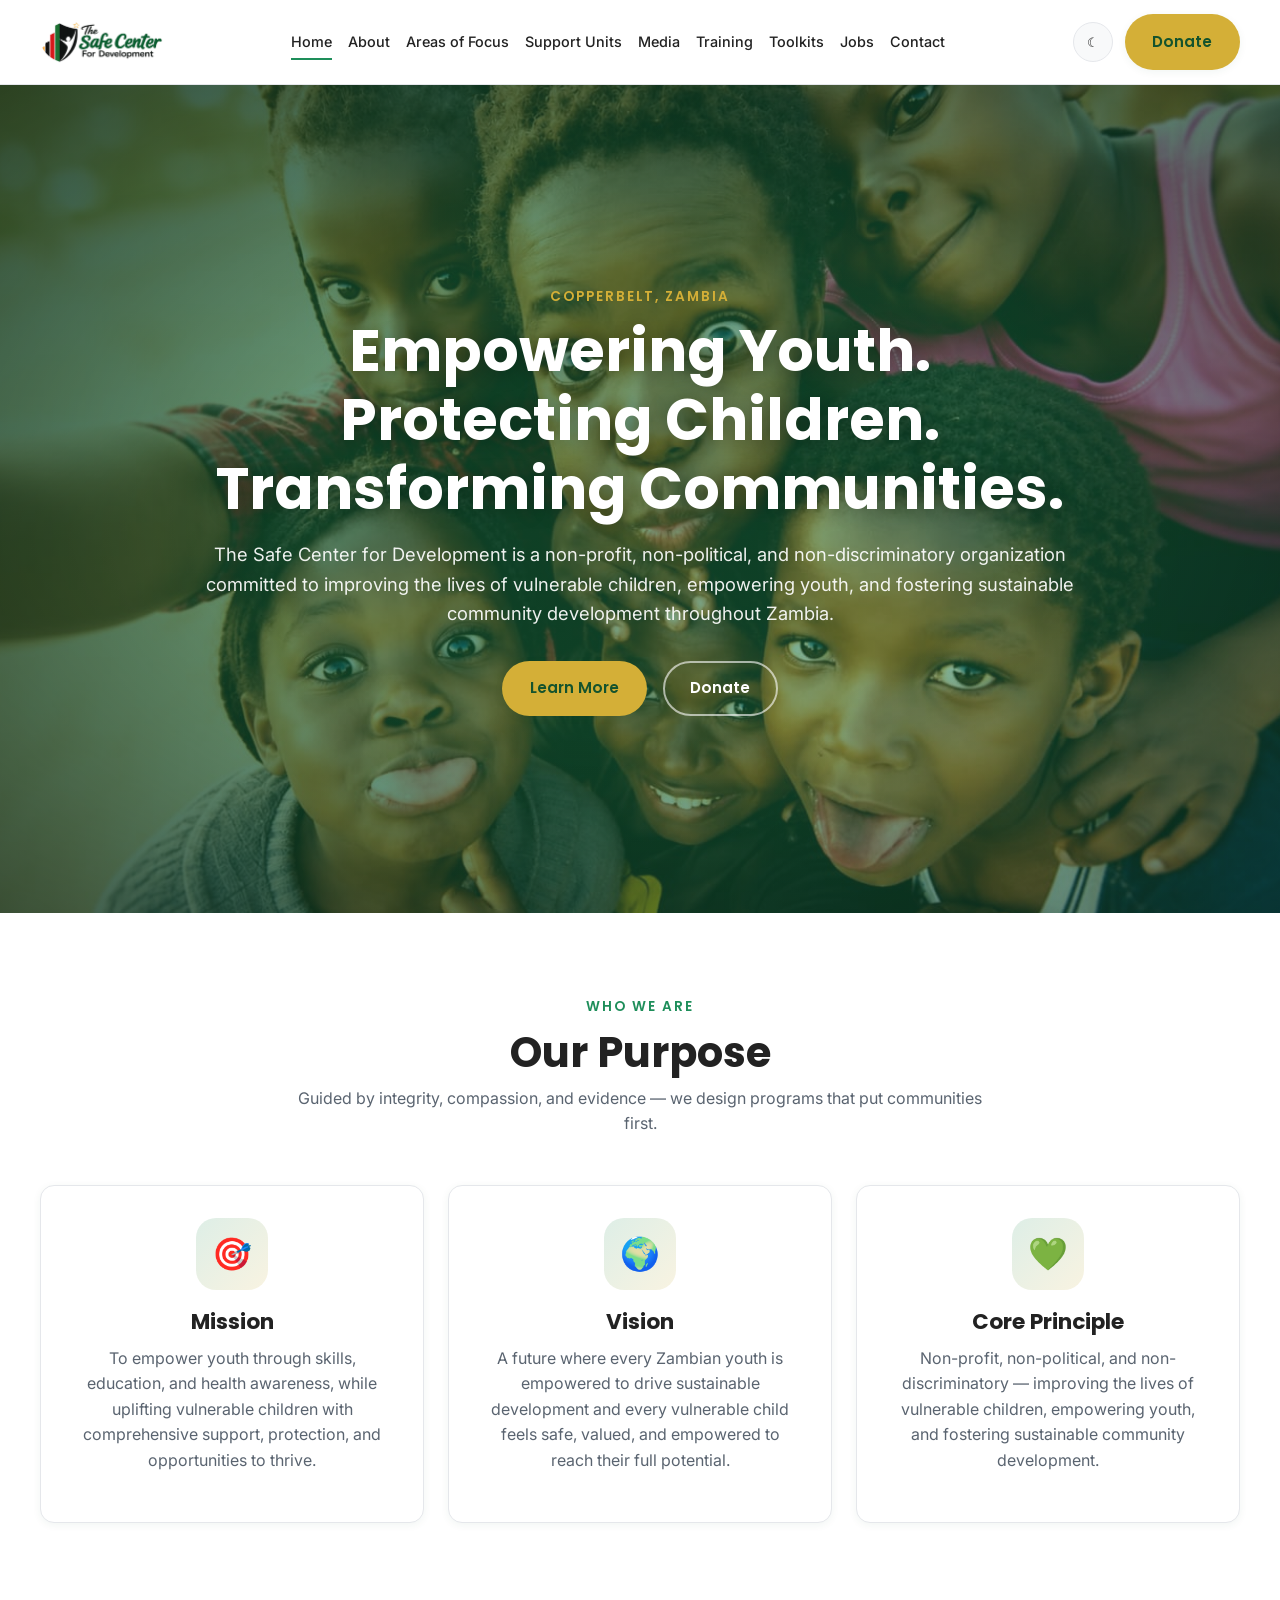
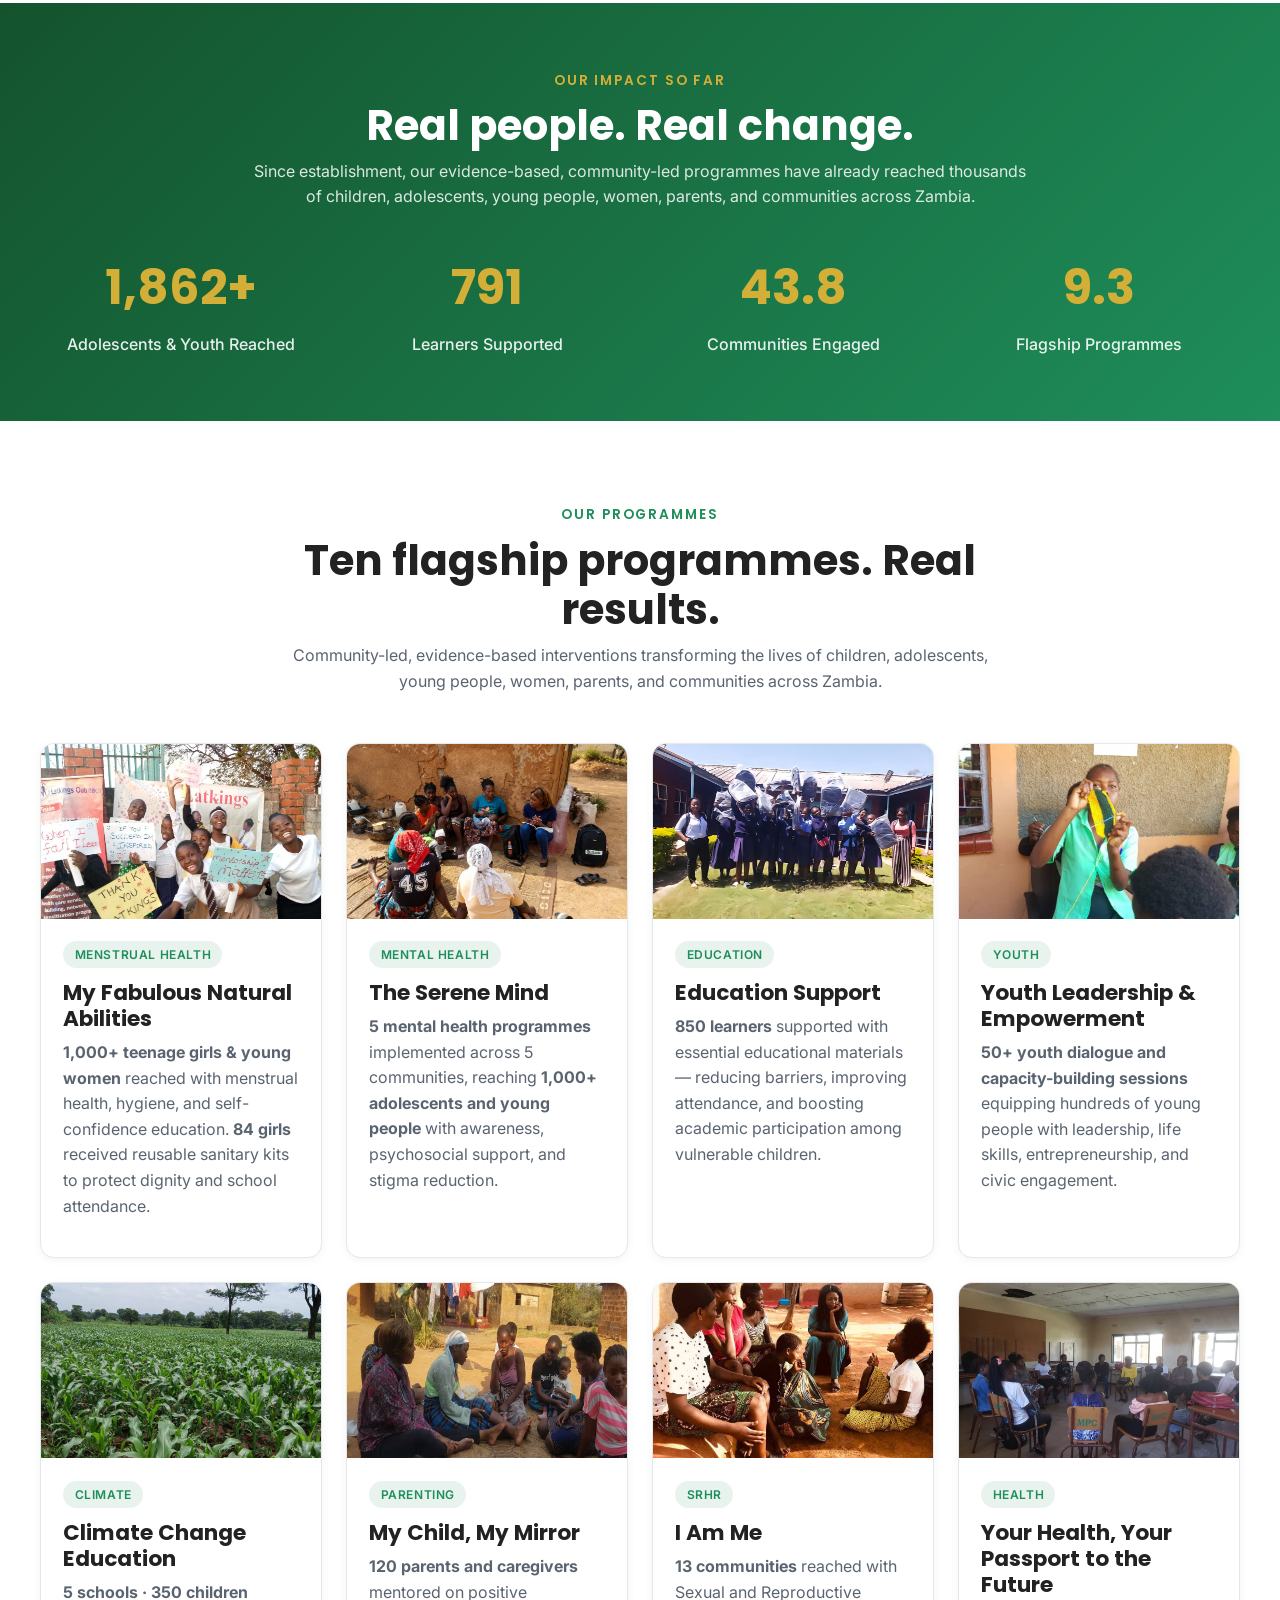
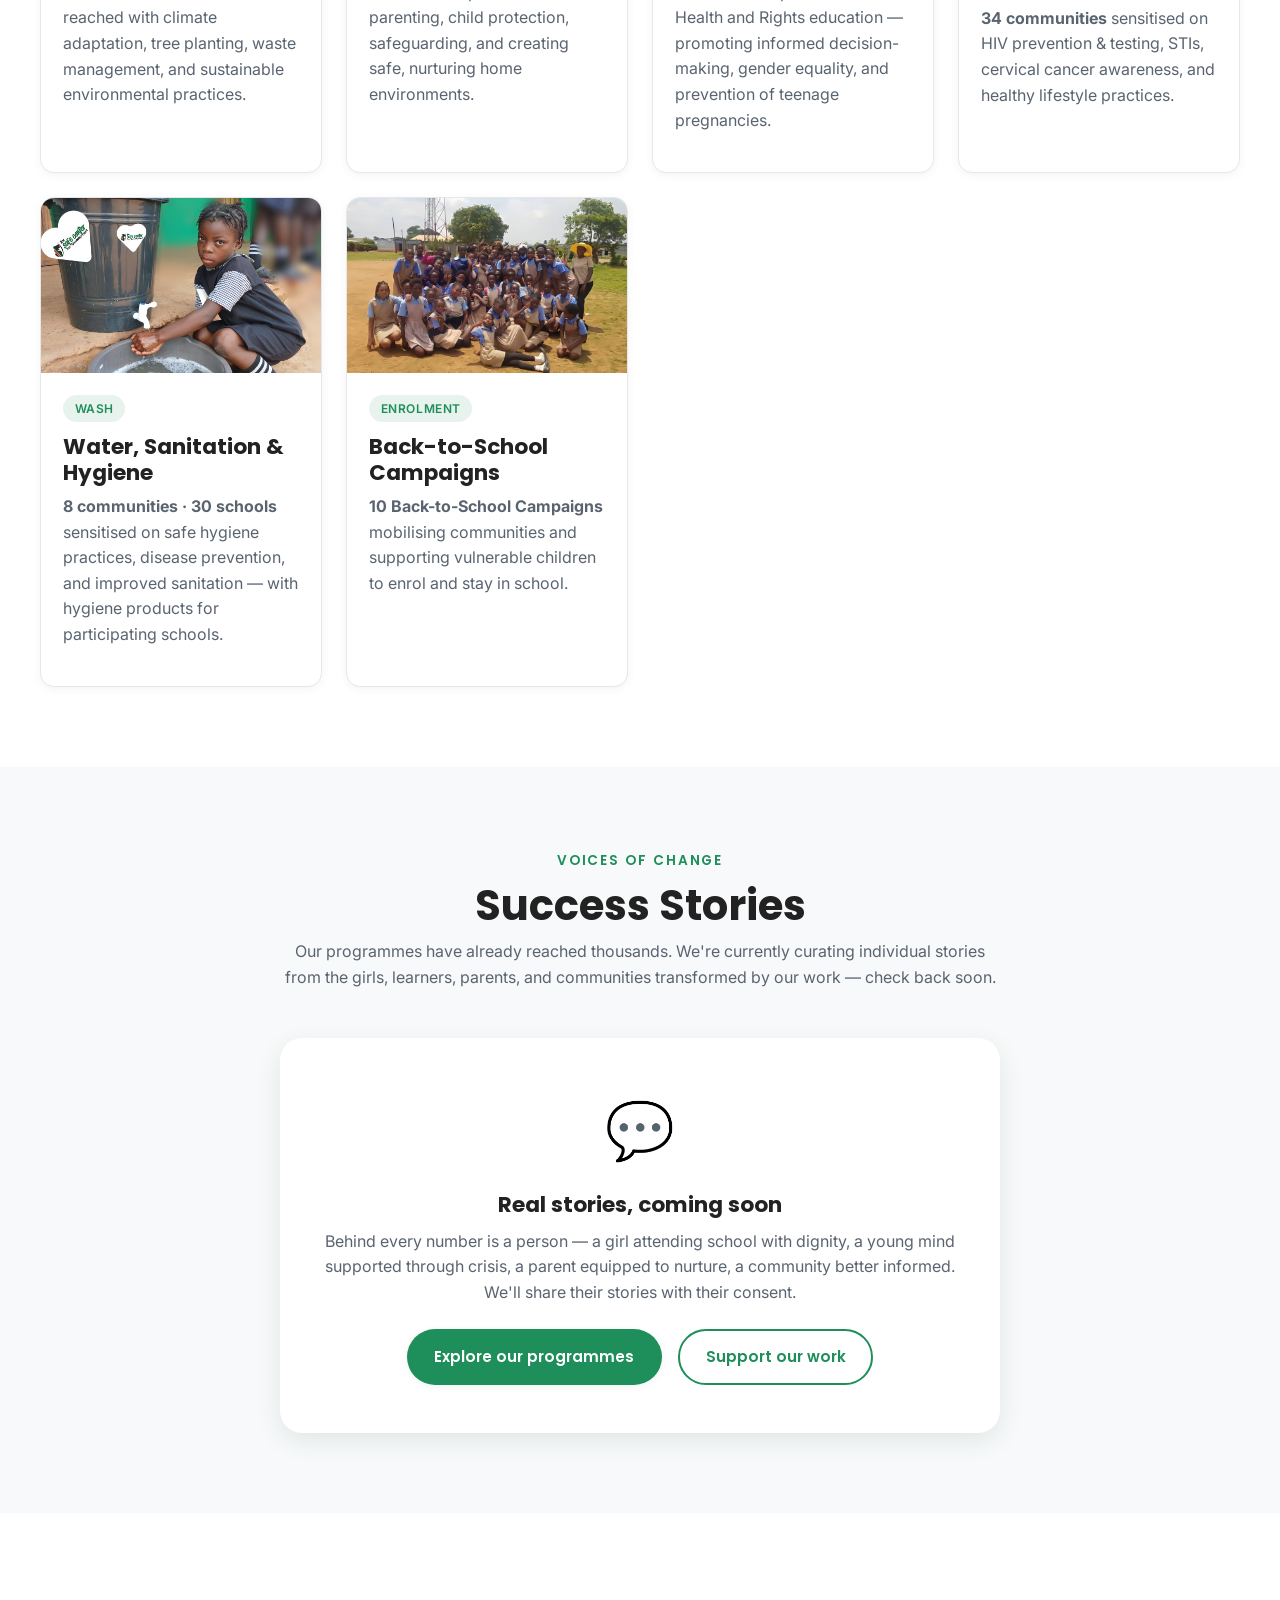
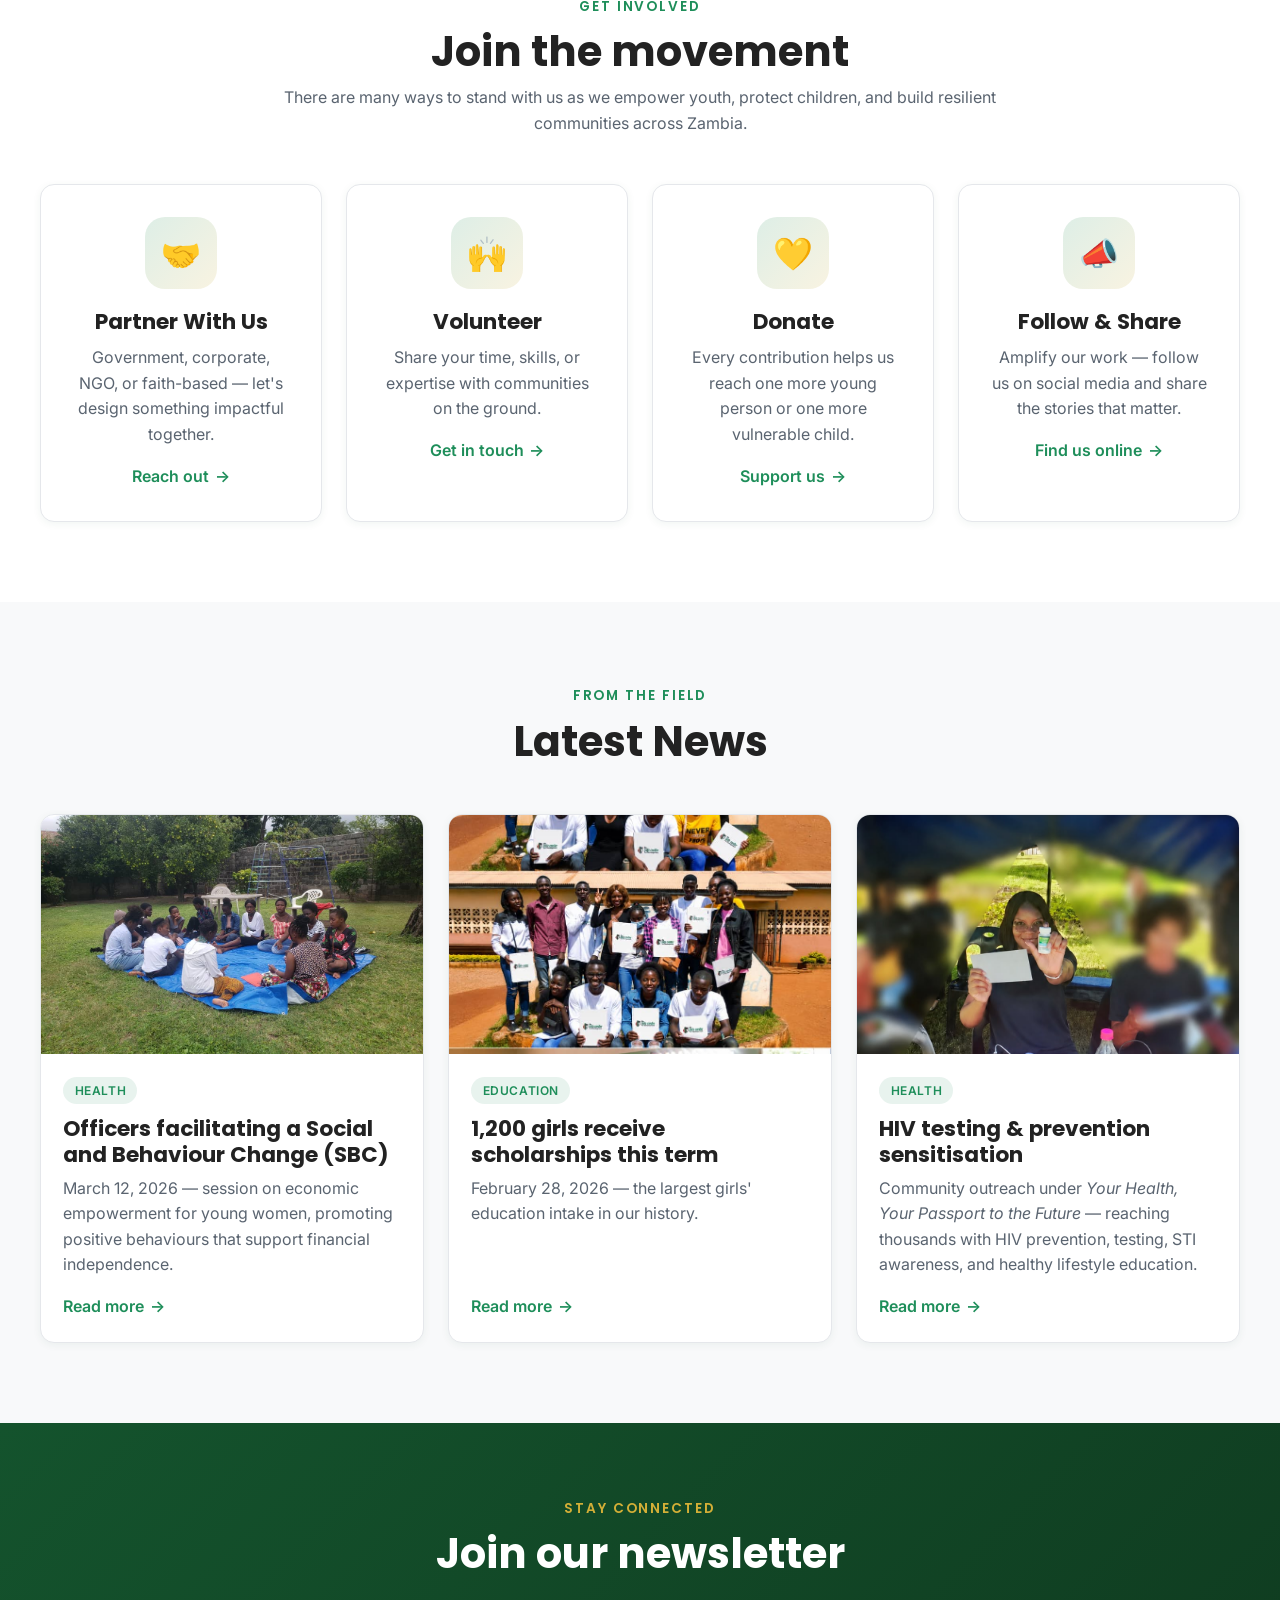
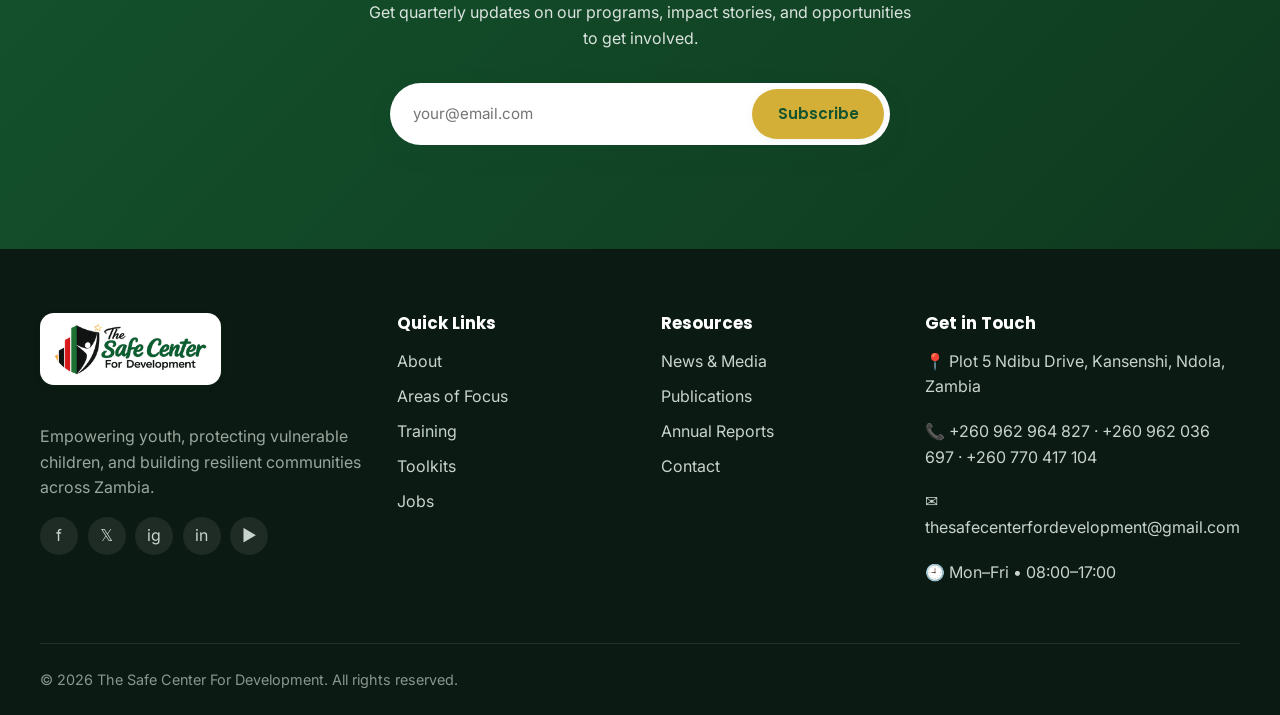
<file: index.html>
<!DOCTYPE html>
<html lang="en">
<head>
<meta charset="UTF-8" />
<meta name="viewport" content="width=device-width, initial-scale=1.0" />
<title>The Safe Center For Development — Building Safer Communities</title>
<meta name="description" content="The Safe Center For Development works with communities, government, development partners, and vulnerable populations to create lasting positive change across Zambia." />
<meta property="og:title" content="The Safe Center For Development" />
<meta property="og:description" content="Building Safer Communities Through Sustainable Development." />
<meta property="og:type" content="website" />
<link rel="preconnect" href="https://fonts.googleapis.com" />
<link rel="preconnect" href="https://fonts.gstatic.com" crossorigin />
<link href="https://fonts.googleapis.com/css2?family=Inter:wght@400;500;600&family=Poppins:wght@500;600;700&display=swap" rel="stylesheet" />
<link rel="icon" type="image/x-icon" href="assets/images/logo/favicon.ico"/>
<link rel="shortcut icon" href="assets/images/logo/wnbg.jpeg"/>
<link rel="stylesheet" href="css/styles.css"/>
<link rel="canonical" href="https://safecenterdev.org/"/>
<meta property="og:url" content="https://safecenterdev.org/"/>
<meta property="og:site_name" content="The Safe Center For Development"/>
<meta property="og:image" content="https://safecenterdev.org/assets/images/hero/hero.jpeg"/>
<meta name="twitter:card" content="summary_large_image"/>
<meta name="twitter:title" content="The Safe Center For Development"/>
<meta name="twitter:description" content="Building Safer Communities Through Sustainable Development."/>
<meta name="twitter:image" content="https://safecenterdev.org/assets/images/hero/hero.jpeg"/>
<script type="application/ld+json">
{
  "@context": "https://schema.org",
  "@type": "NGO",
  "name": "The Safe Center For Development",
  "alternateName": "SCD",
  "url": "https://safecenterdev.org/",
  "logo": "https://safecenterdev.org/assets/images/logo/wnbg.jpeg",
  "description": "A Zambian non-profit committed to empowering youth, protecting vulnerable children, and building resilient communities.",
  "email": "thesafecenterfordevelopment@gmail.com",
  "telephone": "+260962964827",
  "address": {
    "@type": "PostalAddress",
    "streetAddress": "Plot 5 Ndibu Drive, Kansenshi",
    "addressLocality": "Ndola",
    "addressRegion": "Copperbelt",
    "addressCountry": "ZM"
  },
  "sameAs": [
    "https://www.linkedin.com/in/the-safe-center-for-development-625987335/"
  ]
}
</script>
</head>
<body>
<a class="skip-link" href="#main">Skip to content</a>

<!-- ================= HEADER ================= -->
<header class="site-header">
  <div class="container nav">
    <a class="brand" href="index.html" aria-label="The Safe Center For Development — Home">
      <img class="brand-logo" src="assets/images/logo/wnbg.jpeg" alt="The Safe Center For Development"/>
    </a>
    <nav aria-label="Primary">
      <ul class="nav-links">
        <li><a href="index.html">Home</a></li>
        <li><a href="about.html">About</a></li>
        <li><a href="focus.html">Areas of Focus</a></li>
        <li><a href="support.html">Support Units</a></li>
        <li><a href="media.html">Media</a></li>
        <li><a href="training.html">Training</a></li>
        <li><a href="toolkits.html">Toolkits</a></li>
        <li><a href="jobs.html">Jobs</a></li>
        <li><a href="contact.html">Contact</a></li>
      </ul>
    </nav>
    <div class="nav-actions">
      <button class="icon-btn" id="theme-toggle" aria-label="Toggle dark mode" title="Toggle theme">☾</button>
      <a class="btn btn-accent" href="contact.html">Donate</a>
      <button class="nav-toggle" aria-label="Open menu" aria-expanded="false"><span></span></button>
    </div>
  </div>
</header>

<main id="main">
  <!-- ================= HERO ================= -->
  <section class="hero" aria-label="Introduction">
    <div class="hero-content reveal">
      <span class="eyebrow" style="color: var(--color-accent);">Copperbelt, Zambia</span>
      <h1>Empowering Youth. Protecting Children. Transforming Communities.</h1>
      <p class="lead">The Safe Center for Development is a non-profit, non-political, and non-discriminatory organization committed to improving the lives of vulnerable children, empowering youth, and fostering sustainable community development throughout Zambia.</p>
      <div class="hero-ctas">
        <a href="about.html" class="btn btn-accent">Learn More</a>
        <a href="contact.html" class="btn btn-ghost">Donate</a>
      </div>
    </div>
  </section>

  <!-- ================= MISSION / VISION / VALUES ================= -->
  <section class="section">
    <div class="container">
      <div class="section-header reveal">
        <span class="eyebrow">Who We Are</span>
        <h2>Our Purpose</h2>
        <p>Guided by integrity, compassion, and evidence — we design programs that put communities first.</p>
      </div>
      <div class="grid grid-3">
        <article class="icon-card reveal">
          <div class="icon-badge" aria-hidden="true">🎯</div>
          <h3>Mission</h3>
          <p>To empower youth through skills, education, and health awareness, while uplifting vulnerable children with comprehensive support, protection, and opportunities to thrive.</p>
        </article>
        <article class="icon-card reveal">
          <div class="icon-badge" aria-hidden="true">🌍</div>
          <h3>Vision</h3>
          <p>A future where every Zambian youth is empowered to drive sustainable development and every vulnerable child feels safe, valued, and empowered to reach their full potential.</p>
        </article>
        <article class="icon-card reveal">
          <div class="icon-badge" aria-hidden="true">💚</div>
          <h3>Core Principle</h3>
          <p>Non-profit, non-political, and non-discriminatory — improving the lives of vulnerable children, empowering youth, and fostering sustainable community development.</p>
        </article>
      </div>
    </div>
  </section>

  <!-- ================= IMPACT STATS ================= -->
  <section class="stats" aria-label="Our impact so far">
    <div class="container">
      <div class="section-header reveal" style="text-align:center; max-width: 780px; margin: 0 auto 2.5rem;">
        <span class="eyebrow" style="color: var(--color-accent);">Our Impact So Far</span>
        <h2 style="color:#fff; margin-bottom:.5rem;">Real people. Real change.</h2>
        <p style="color: rgba(255,255,255,.85);">Since establishment, our evidence-based, community-led programmes have already reached thousands of children, adolescents, young people, women, parents, and communities across Zambia.</p>
      </div>
      <div class="grid" style="grid-template-columns: repeat(auto-fit, minmax(180px, 1fr));">
        <div class="reveal">
          <div class="stat-num"><span data-counter="2000" data-suffix="+">0</span></div>
          <div class="stat-label">Adolescents & Youth Reached</div>
        </div>
        <div class="reveal">
          <div class="stat-num"><span data-counter="850">0</span></div>
          <div class="stat-label">Learners Supported</div>
        </div>
        <div class="reveal">
          <div class="stat-num"><span data-counter="47">0</span></div>
          <div class="stat-label">Communities Engaged</div>
        </div>
        <div class="reveal">
          <div class="stat-num"><span data-counter="10">0</span></div>
          <div class="stat-label">Flagship Programmes</div>
        </div>
      </div>
    </div>
  </section>

  <!-- ================= FLAGSHIP PROGRAMMES ================= -->
  <section class="section">
    <div class="container">
      <div class="section-header reveal">
        <span class="eyebrow">Our Programmes</span>
        <h2>Ten flagship programmes. Real results.</h2>
        <p>Community-led, evidence-based interventions transforming the lives of children, adolescents, young people, women, parents, and communities across Zambia.</p>
      </div>
      <div class="grid grid-3">
        <article class="card reveal">
          <div class="card-media"><img loading="lazy" alt="Adolescent girls empowerment" src="assets/images/programs/menstral.jpeg"/></div>
          <div class="card-body"><span class="card-tag">Menstrual Health</span><h3>My Fabulous Natural Abilities</h3><p><strong>1,000+ teenage girls & young women</strong> reached with menstrual health, hygiene, and self-confidence education. <strong>84 girls</strong> received reusable sanitary kits to protect dignity and school attendance.</p></div>
        </article>
        <article class="card reveal">
          <div class="card-media"><img loading="lazy" alt="Mental health support" src="assets/images/programs/mentonship.jpeg"/></div>
          <div class="card-body"><span class="card-tag">Mental Health</span><h3>The Serene Mind</h3><p><strong>5 mental health programmes</strong> implemented across 5 communities, reaching <strong>1,000+ adolescents and young people</strong> with awareness, psychosocial support, and stigma reduction.</p></div>
        </article>
        <article class="card reveal">
          <div class="card-media"><img loading="lazy" alt="Learners with school materials" src="assets/images/programs/empowe.jpeg"/></div>
          <div class="card-body"><span class="card-tag">Education</span><h3>Education Support</h3><p><strong>850 learners</strong> supported with essential educational materials — reducing barriers, improving attendance, and boosting academic participation among vulnerable children.</p></div>
        </article>
        <article class="card reveal">
          <div class="card-media"><img loading="lazy" alt="Youth leadership session" src="assets/images/programs/youth%20empowerment.jpeg"/></div>
          <div class="card-body"><span class="card-tag">Youth</span><h3>Youth Leadership & Empowerment</h3><p><strong>50+ youth dialogue and capacity-building sessions</strong> equipping hundreds of young people with leadership, life skills, entrepreneurship, and civic engagement.</p></div>
        </article>
        <article class="card reveal">
          <div class="card-media"><img loading="lazy" alt="Climate change education" src="assets/images/programs/climate%20change.jpeg"/></div>
          <div class="card-body"><span class="card-tag">Climate</span><h3>Climate Change Education</h3><p><strong>5 schools · 350 children</strong> reached with climate adaptation, tree planting, waste management, and sustainable environmental practices.</p></div>
        </article>
        <article class="card reveal">
          <div class="card-media"><img loading="lazy" alt="Parents and children" src="assets/images/programs/skillstrain.jpeg"/></div>
          <div class="card-body"><span class="card-tag">Parenting</span><h3>My Child, My Mirror</h3><p><strong>120 parents and caregivers</strong> mentored on positive parenting, child protection, safeguarding, and creating safe, nurturing home environments.</p></div>
        </article>
        <article class="card reveal">
          <div class="card-media"><img loading="lazy" alt="I Am Me SRHR programme" src="assets/images/programs/I%20Am%20Me.jpeg"/></div>
          <div class="card-body"><span class="card-tag">SRHR</span><h3>I Am Me</h3><p><strong>13 communities</strong> reached with Sexual and Reproductive Health and Rights education — promoting informed decision-making, gender equality, and prevention of teenage pregnancies.</p></div>
        </article>
        <article class="card reveal">
          <div class="card-media"><img loading="lazy" alt="Your Health, Your Passport to the Future programme" src="assets/images/programs/Your%20Health%2C%20Your%20Passport%20to%20the%20Future.jpeg"/></div>
          <div class="card-body"><span class="card-tag">Health</span><h3>Your Health, Your Passport to the Future</h3><p><strong>34 communities</strong> sensitised on HIV prevention & testing, STIs, cervical cancer awareness, and healthy lifestyle practices.</p></div>
        </article>
        <article class="card reveal">
          <div class="card-media"><img loading="lazy" alt="Water, Sanitation and Hygiene programme" src="assets/images/programs/water%20and%20sanitation.jpeg"/></div>
          <div class="card-body"><span class="card-tag">WASH</span><h3>Water, Sanitation & Hygiene</h3><p><strong>8 communities · 30 schools</strong> sensitised on safe hygiene practices, disease prevention, and improved sanitation — with hygiene products for participating schools.</p></div>
        </article>
        <article class="card reveal">
          <div class="card-media"><img loading="lazy" alt="Back to school" src="assets/images/programs/chidren.jpeg"/></div>
          <div class="card-body"><span class="card-tag">Enrolment</span><h3>Back-to-School Campaigns</h3><p><strong>10 Back-to-School Campaigns</strong> mobilising communities and supporting vulnerable children to enrol and stay in school.</p></div>
        </article>
      </div>
    </div>
  </section>

  <!-- ================= SUCCESS STORIES (COMING SOON) ================= -->
  <section class="section stories">
    <div class="container">
      <div class="section-header reveal">
        <span class="eyebrow">Voices of Change</span>
        <h2>Success Stories</h2>
        <p>Our programmes have already reached thousands. We're currently curating individual stories from the girls, learners, parents, and communities transformed by our work — check back soon.</p>
      </div>
      <div class="reveal" style="max-width: 720px; margin: 0 auto; background: var(--color-bg); padding: 3rem 2rem; border-radius: var(--radius-lg); box-shadow: var(--shadow-md); text-align: center;">
        <div style="font-size: 3.5rem; margin-bottom: 1rem;" aria-hidden="true">💬</div>
        <h3>Real stories, coming soon</h3>
        <p>Behind every number is a person — a girl attending school with dignity, a young mind supported through crisis, a parent equipped to nurture, a community better informed. We'll share their stories with their consent.</p>
        <div style="display:flex; gap:1rem; justify-content:center; flex-wrap:wrap; margin-top: 1.5rem;">
          <a href="focus.html" class="btn btn-primary">Explore our programmes</a>
          <a href="contact.html" class="btn btn-outline">Support our work</a>
        </div>
      </div>
    </div>
  </section>

  <!-- ================= GET INVOLVED ================= -->
  <section class="section">
    <div class="container">
      <div class="section-header reveal">
        <span class="eyebrow">Get Involved</span>
        <h2>Join the movement</h2>
        <p>There are many ways to stand with us as we empower youth, protect children, and build resilient communities across Zambia.</p>
      </div>
      <div class="grid grid-4">
        <article class="icon-card reveal">
          <div class="icon-badge">🤝</div>
          <h3>Partner With Us</h3>
          <p>Government, corporate, NGO, or faith-based — let's design something impactful together.</p>
          <a class="card-link" href="contact.html">Reach out</a>
        </article>
        <article class="icon-card reveal">
          <div class="icon-badge">🙌</div>
          <h3>Volunteer</h3>
          <p>Share your time, skills, or expertise with communities on the ground.</p>
          <a class="card-link" href="jobs.html">Get in touch</a>
        </article>
        <article class="icon-card reveal">
          <div class="icon-badge">💛</div>
          <h3>Donate</h3>
          <p>Every contribution helps us reach one more young person or one more vulnerable child.</p>
          <a class="card-link" href="contact.html">Support us</a>
        </article>
        <article class="icon-card reveal">
          <div class="icon-badge">📣</div>
          <h3>Follow & Share</h3>
          <p>Amplify our work — follow us on social media and share the stories that matter.</p>
          <a class="card-link" href="contact.html">Find us online</a>
        </article>
      </div>
    </div>
  </section>

  <!-- ================= LATEST NEWS ================= -->
  <section class="section" style="background: var(--color-surface);">
    <div class="container">
      <div class="section-header reveal">
        <span class="eyebrow">From the Field</span>
        <h2>Latest News</h2>
      </div>
      <div class="grid grid-3">
        <article class="card reveal">
          <div class="card-media"><img loading="lazy" alt="Officers facilitating a Social and Behaviour Change session" src="assets/images/programs/Officers%20facilitating%20a%20Social%20and%20Behaviour%20Change%20%28SBC%29.jpeg"/></div>
          <div class="card-body"><span class="card-tag">Health</span><h3>Officers facilitating a Social and Behaviour Change (SBC)</h3><p>March 12, 2026 — session on economic empowerment for young women, promoting positive behaviours that support financial independence.</p><a class="card-link" href="media.html">Read more</a></div>
        </article>
        <article class="card reveal">
          <div class="card-media"><img loading="lazy" alt="Girls receiving scholarships" src="assets/images/programs/sills.jpeg"/></div>
          <div class="card-body"><span class="card-tag">Education</span><h3>1,200 girls receive scholarships this term</h3><p>February 28, 2026 — the largest girls' education intake in our history.</p><a class="card-link" href="media.html">Read more</a></div>
        </article>
        <article class="card reveal">
          <div class="card-media"><img loading="lazy" alt="HIV testing sensitisation" src="assets/images/programs/HIV%20testing.jpeg"/></div>
          <div class="card-body"><span class="card-tag">Health</span><h3>HIV testing & prevention sensitisation</h3><p>Community outreach under <em>Your Health, Your Passport to the Future</em> — reaching thousands with HIV prevention, testing, STI awareness, and healthy lifestyle education.</p><a class="card-link" href="media.html">Read more</a></div>
        </article>
      </div>
    </div>
  </section>

  <!-- ================= NEWSLETTER ================= -->
  <section class="newsletter" id="donate">
    <div class="container reveal">
      <span class="eyebrow" style="color: var(--color-accent);">Stay Connected</span>
      <h2>Join our newsletter</h2>
      <p>Get quarterly updates on our programs, impact stories, and opportunities to get involved.</p>
      <form class="newsletter-form" data-form action="https://formsubmit.co/ajax/thesafecenterfordevelopment@gmail.com" method="POST" aria-label="Newsletter signup">
        <input type="hidden" name="_subject" value="Newsletter Signup"/>
        <input type="text" name="_honey" tabindex="-1" autocomplete="off" style="display:none"/>
        <input type="email" name="email" required placeholder="your@email.com" aria-label="Email address" />
        <button class="btn btn-accent" type="submit" data-label="Subscribe">Subscribe</button>
      </form>
      <p class="form-status" style="margin-top:1rem;"></p>
    </div>
  </section>
</main>

<!-- ================= FOOTER ================= -->
<footer class="site-footer">
  <div class="container">
    <div class="footer-grid">
      <div class="footer-brand">
        <a href="index.html" class="brand-logo-wrap" aria-label="The Safe Center For Development — Home">
          <img src="assets/images/logo/wnbg.jpeg" alt="The Safe Center For Development"/>
        </a>
        <p>Empowering youth, protecting vulnerable children, and building resilient communities across Zambia.</p>
        <div class="footer-social" aria-label="Social media">
          <a href="#" aria-label="Facebook">f</a>
          <a href="#" aria-label="Twitter">𝕏</a>
          <a href="#" aria-label="Instagram">ig</a>
          <a href="https://www.linkedin.com/in/the-safe-center-for-development-625987335/" aria-label="LinkedIn">in</a>
          <a href="#" aria-label="YouTube">▶</a>
        </div>
      </div>
      <div>
        <h4>Quick Links</h4>
        <ul class="footer-links">
          <li><a href="about.html">About</a></li>
          <li><a href="focus.html">Areas of Focus</a></li>
          <li><a href="training.html">Training</a></li>
          <li><a href="toolkits.html">Toolkits</a></li>
          <li><a href="jobs.html">Jobs</a></li>
        </ul>
      </div>
      <div>
        <h4>Resources</h4>
        <ul class="footer-links">
          <li><a href="media.html">News &amp; Media</a></li>
          <li><a href="toolkits.html">Publications</a></li>
          <li><a href="about.html#reports">Annual Reports</a></li>
          <li><a href="contact.html">Contact</a></li>
        </ul>
      </div>
      <div>
        <h4>Get in Touch</h4>
        <ul class="footer-links footer-contact">
          <li>📍  Plot 5 Ndibu Drive, Kansenshi, Ndola, Zambia</li>
          <li>📞 +260 962 964 827 · +260 962 036 697 · +260 770 417 104</li>
          <li>✉ thesafecenterfordevelopment@gmail.com</li>
          <li>🕘 Mon–Fri • 08:00–17:00</li>
        </ul>
      </div>
    </div>
    <div class="footer-bottom">
      <span>© <span id="year"></span> The Safe Center For Development. All rights reserved.</span>
    </div>
  </div>
</footer>

<button class="back-to-top" aria-label="Back to top" title="Back to top">↑</button>

<script src="js/main.js"></script>
</body>
</html>
</file>
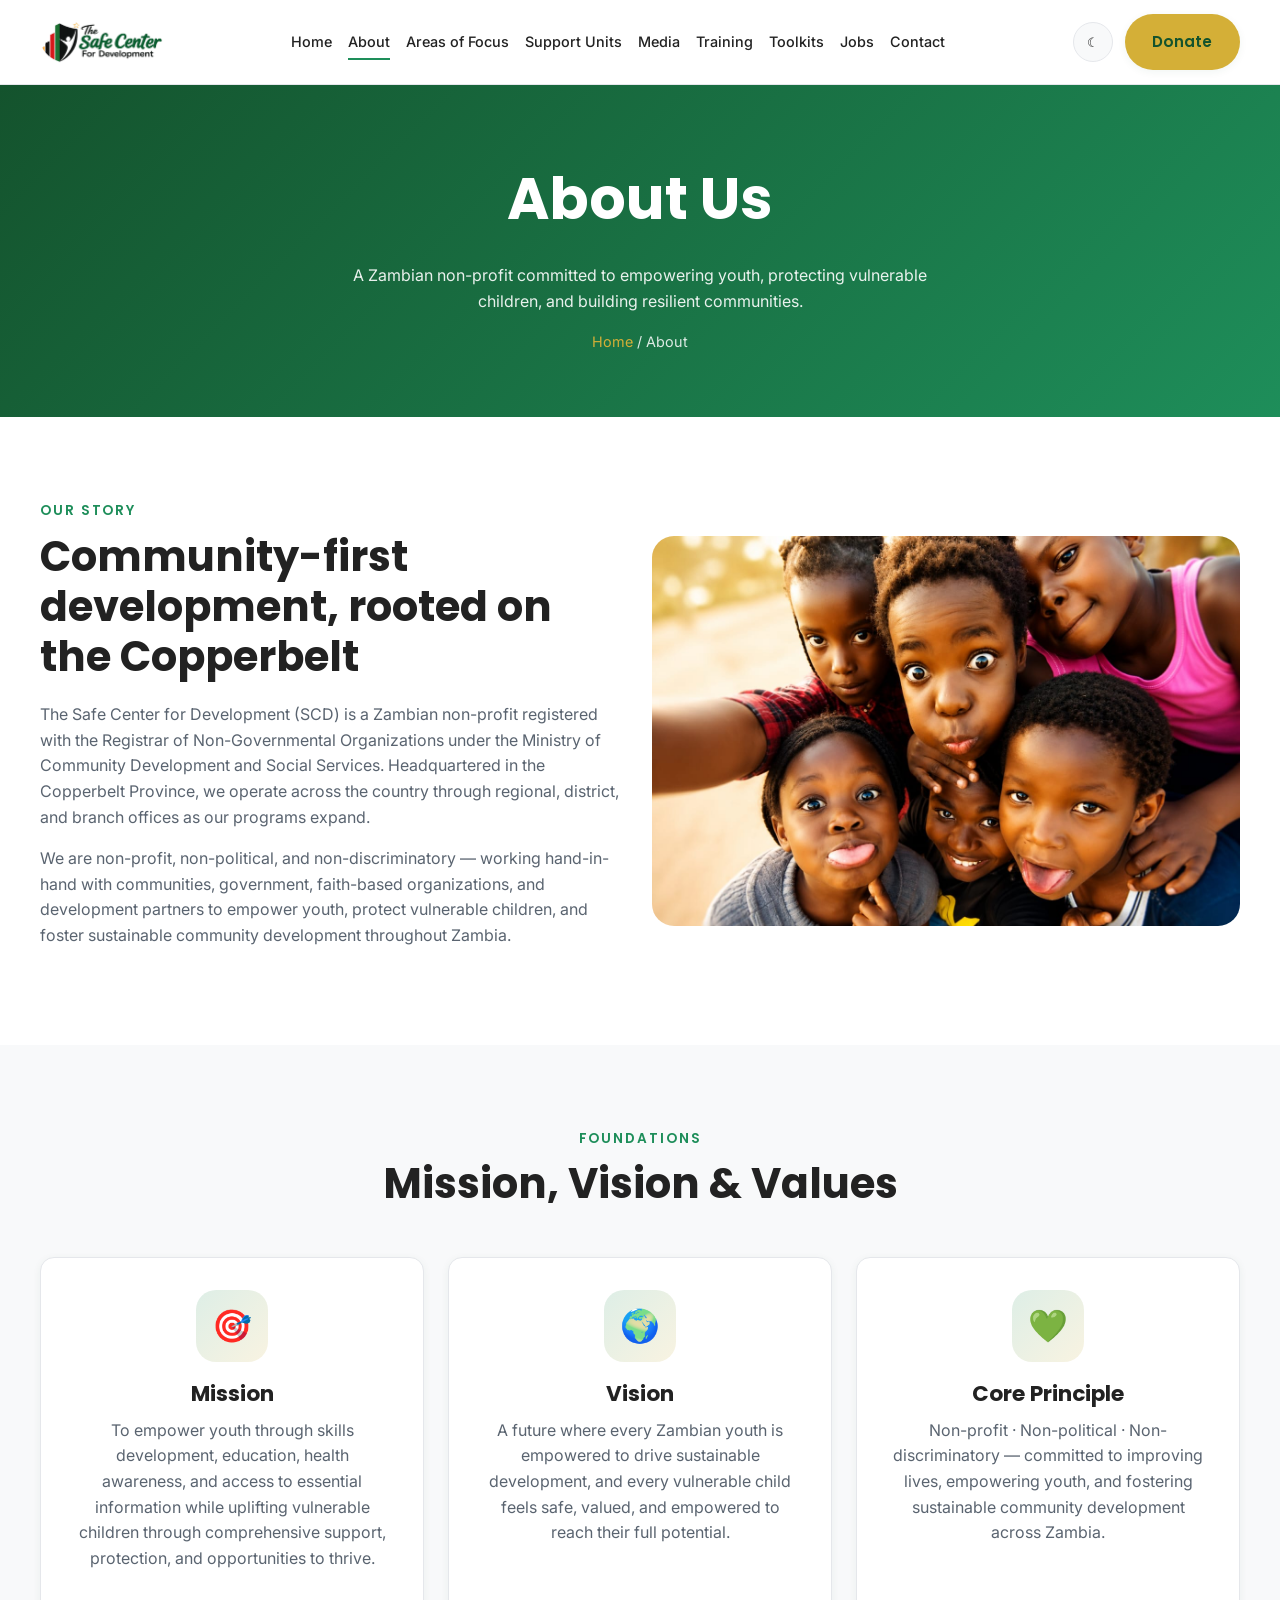
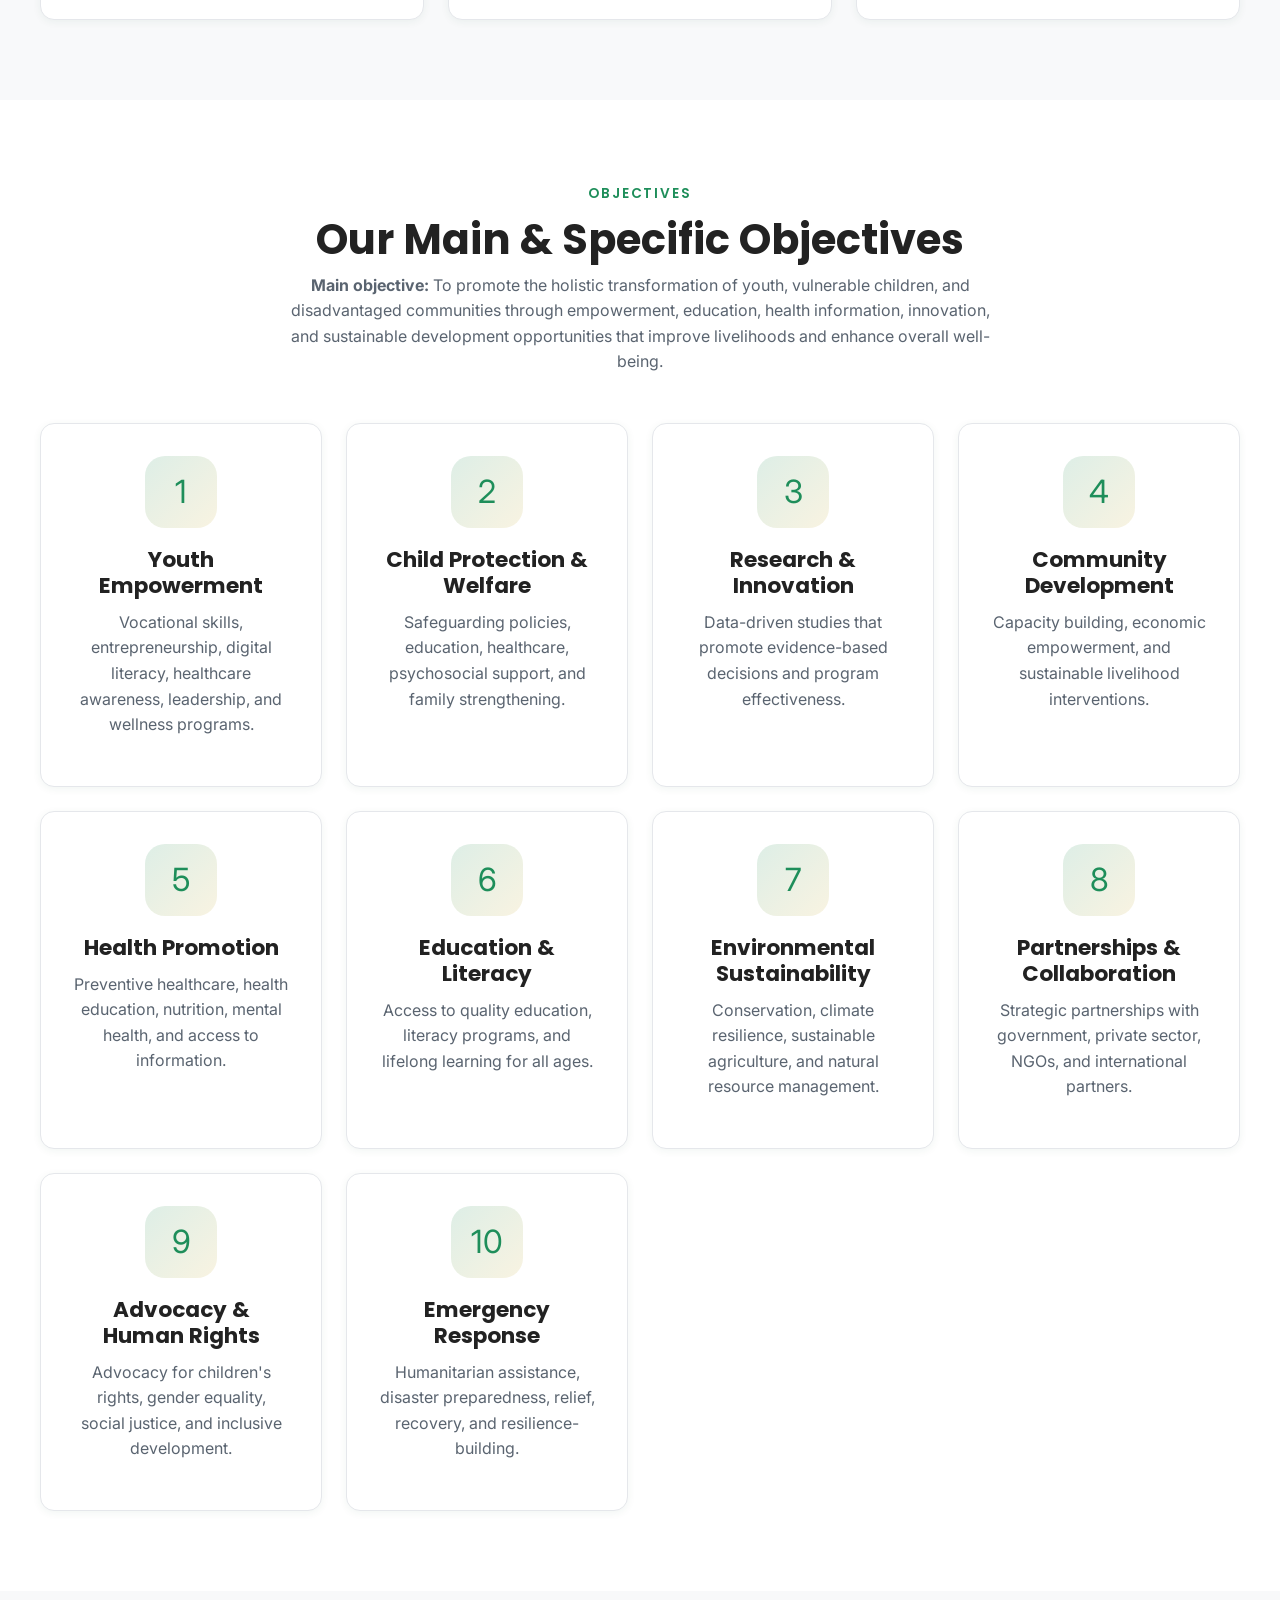
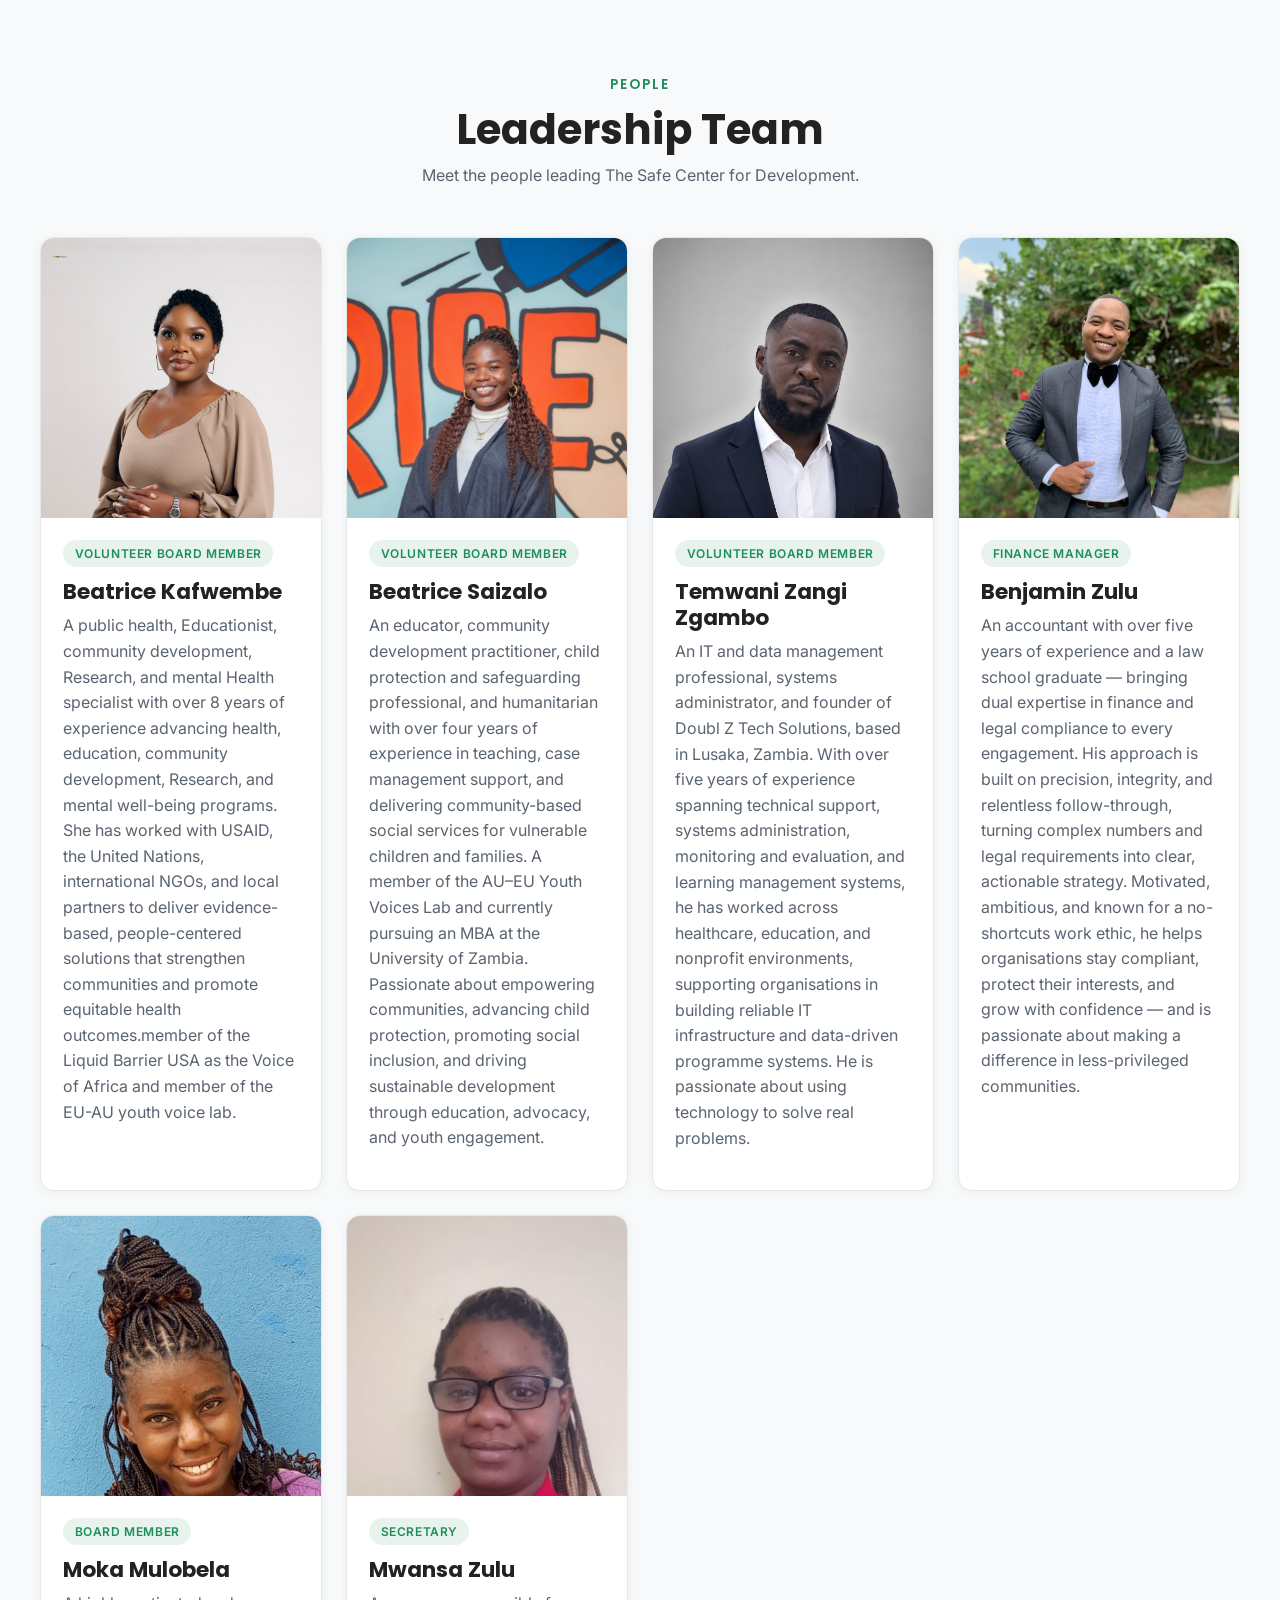
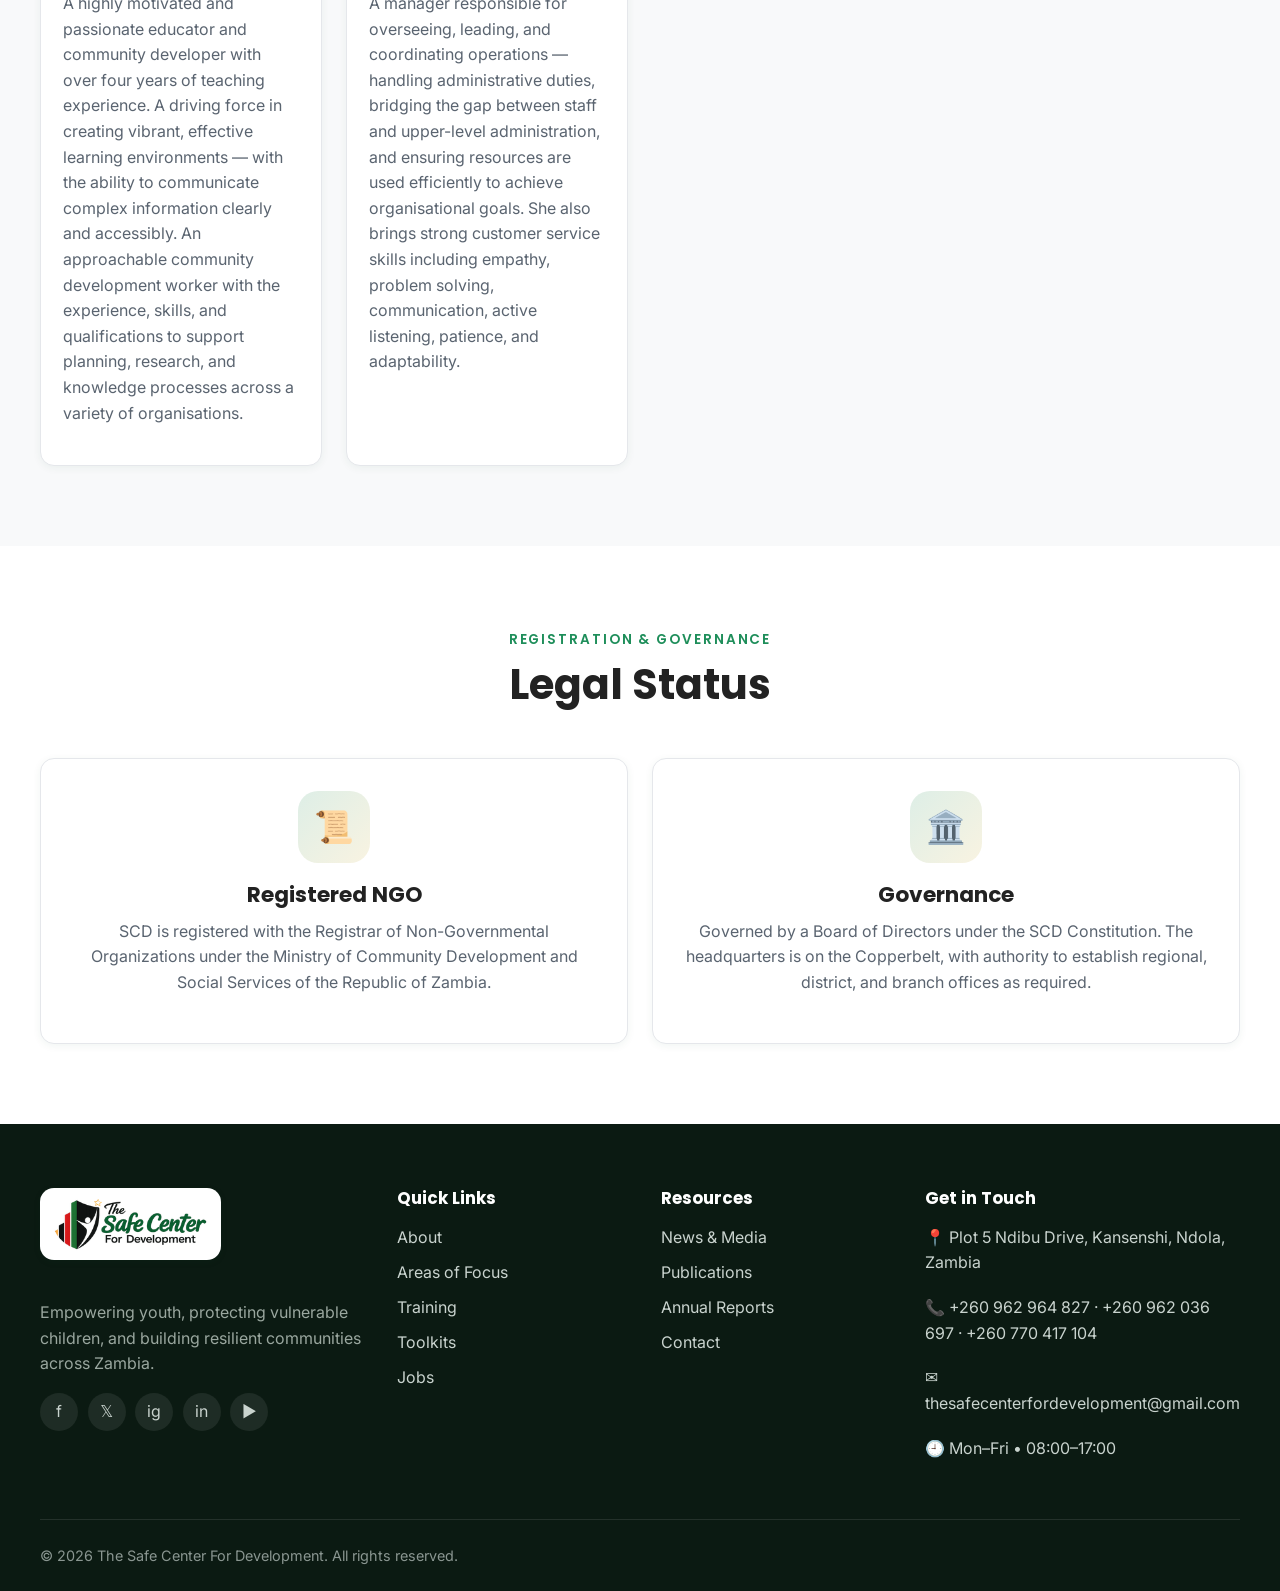
<file: about.html>
<!DOCTYPE html>
<html lang="en">
<head>
<meta charset="UTF-8"/>
<meta name="viewport" content="width=device-width, initial-scale=1.0"/>
<title>About — The Safe Center For Development</title>
<meta name="description" content="Our story, mission, vision, leadership, and strategic goals."/>
<meta property="og:title" content="About — The Safe Center For Development"/>
<meta property="og:description" content="Our story, mission, vision, leadership, and strategic goals."/>
<meta property="og:type" content="website"/>
<link rel="preconnect" href="https://fonts.googleapis.com"/>
<link rel="preconnect" href="https://fonts.gstatic.com" crossorigin/>
<link href="https://fonts.googleapis.com/css2?family=Inter:wght@400;500;600&family=Poppins:wght@500;600;700&display=swap" rel="stylesheet"/>
<link rel="shortcut icon" href="assets/images/logo/wnbg.jpeg"/>
<link rel="stylesheet" href="css/styles.css"/>
<link rel="canonical" href="https://safecenterdev.org/about.html"/>
<meta property="og:url" content="https://safecenterdev.org/about.html"/>
<meta property="og:site_name" content="The Safe Center For Development"/>
<meta property="og:image" content="https://safecenterdev.org/assets/images/hero/hero.jpeg"/>
<meta name="twitter:card" content="summary_large_image"/>
<meta name="twitter:image" content="https://safecenterdev.org/assets/images/hero/hero.jpeg"/>
</head>
<body>
<a class="skip-link" href="#main">Skip to content</a>

<header class="site-header">
  <div class="container nav">
    <a class="brand" href="index.html" aria-label="The Safe Center For Development — Home"><img class="brand-logo" src="assets/images/logo/wnbg.jpeg" alt="The Safe Center For Development"/></a>
    <nav aria-label="Primary"><ul class="nav-links">
      <li><a href="index.html">Home</a></li><li><a href="about.html">About</a></li>
      <li><a href="focus.html">Areas of Focus</a></li><li><a href="support.html">Support Units</a></li>
      <li><a href="media.html">Media</a></li><li><a href="training.html">Training</a></li>
      <li><a href="toolkits.html">Toolkits</a></li><li><a href="jobs.html">Jobs</a></li>
      <li><a href="contact.html">Contact</a></li>
    </ul></nav>
    <div class="nav-actions">
      <button class="icon-btn" id="theme-toggle" aria-label="Toggle theme">☾</button>
      <a class="btn btn-accent" href="contact.html">Donate</a>
      <button class="nav-toggle" aria-label="Open menu" aria-expanded="false"><span></span></button>
    </div>
  </div>
</header>

<main id="main">
  <section class="page-banner">
    <div class="container">
      <h1>About Us</h1>
      <p>A Zambian non-profit committed to empowering youth, protecting vulnerable children, and building resilient communities.</p>
      <div class="breadcrumb"><a href="index.html">Home</a> / About</div>
    </div>
  </section>

  <section class="section">
    <div class="container">
      <div class="grid grid-2" style="align-items: center;">
        <div class="reveal">
          <span class="eyebrow">Our Story</span>
          <h2>Community-first development, rooted on the Copperbelt</h2>
          <p>The Safe Center for Development (SCD) is a Zambian non-profit registered with the Registrar of Non-Governmental Organizations under the Ministry of Community Development and Social Services. Headquartered in the Copperbelt Province, we operate across the country through regional, district, and branch offices as our programs expand.</p>
          <p>We are non-profit, non-political, and non-discriminatory — working hand-in-hand with communities, government, faith-based organizations, and development partners to empower youth, protect vulnerable children, and foster sustainable community development throughout Zambia.</p>
        </div>
        <div class="reveal">
          <img style="border-radius: var(--radius-lg);" alt="The Safe Center for Development community outreach" src="assets/images/hero/hero.jpeg"/>
        </div>
      </div>
    </div>
  </section>

  <section class="section" style="background: var(--color-surface);">
    <div class="container">
      <div class="section-header reveal"><span class="eyebrow">Foundations</span><h2>Mission, Vision & Values</h2></div>
      <div class="grid grid-3">
        <div class="icon-card reveal"><div class="icon-badge">🎯</div><h3>Mission</h3><p>To empower youth through skills development, education, health awareness, and access to essential information while uplifting vulnerable children through comprehensive support, protection, and opportunities to thrive.</p></div>
        <div class="icon-card reveal"><div class="icon-badge">🌍</div><h3>Vision</h3><p>A future where every Zambian youth is empowered to drive sustainable development, and every vulnerable child feels safe, valued, and empowered to reach their full potential.</p></div>
        <div class="icon-card reveal"><div class="icon-badge">💚</div><h3>Core Principle</h3><p>Non-profit · Non-political · Non-discriminatory — committed to improving lives, empowering youth, and fostering sustainable community development across Zambia.</p></div>
      </div>
    </div>
  </section>

  <section class="section">
    <div class="container">
      <div class="section-header reveal"><span class="eyebrow">Objectives</span><h2>Our Main & Specific Objectives</h2><p><strong>Main objective:</strong> To promote the holistic transformation of youth, vulnerable children, and disadvantaged communities through empowerment, education, health information, innovation, and sustainable development opportunities that improve livelihoods and enhance overall well-being.</p></div>
      <div class="grid grid-3">
        <div class="icon-card reveal"><div class="icon-badge">1</div><h3>Youth Empowerment</h3><p>Vocational skills, entrepreneurship, digital literacy, healthcare awareness, leadership, and wellness programs.</p></div>
        <div class="icon-card reveal"><div class="icon-badge">2</div><h3>Child Protection & Welfare</h3><p>Safeguarding policies, education, healthcare, psychosocial support, and family strengthening.</p></div>
        <div class="icon-card reveal"><div class="icon-badge">3</div><h3>Research & Innovation</h3><p>Data-driven studies that promote evidence-based decisions and program effectiveness.</p></div>
        <div class="icon-card reveal"><div class="icon-badge">4</div><h3>Community Development</h3><p>Capacity building, economic empowerment, and sustainable livelihood interventions.</p></div>
        <div class="icon-card reveal"><div class="icon-badge">5</div><h3>Health Promotion</h3><p>Preventive healthcare, health education, nutrition, mental health, and access to information.</p></div>
        <div class="icon-card reveal"><div class="icon-badge">6</div><h3>Education & Literacy</h3><p>Access to quality education, literacy programs, and lifelong learning for all ages.</p></div>
        <div class="icon-card reveal"><div class="icon-badge">7</div><h3>Environmental Sustainability</h3><p>Conservation, climate resilience, sustainable agriculture, and natural resource management.</p></div>
        <div class="icon-card reveal"><div class="icon-badge">8</div><h3>Partnerships & Collaboration</h3><p>Strategic partnerships with government, private sector, NGOs, and international partners.</p></div>
        <div class="icon-card reveal"><div class="icon-badge">9</div><h3>Advocacy & Human Rights</h3><p>Advocacy for children's rights, gender equality, social justice, and inclusive development.</p></div>
        <div class="icon-card reveal"><div class="icon-badge">10</div><h3>Emergency Response</h3><p>Humanitarian assistance, disaster preparedness, relief, recovery, and resilience-building.</p></div>
      </div>
    </div>
  </section>

  <section class="section" style="background: var(--color-surface);" id="leadership">
    <div class="container">
      <div class="section-header reveal"><span class="eyebrow">People</span><h2>Leadership Team</h2><p>Meet the people leading The Safe Center for Development.</p></div>
      <div class="grid grid-3">
        <article class="card reveal">
          <div class="card-media" style="aspect-ratio: 1/1;"><img loading="lazy" alt="Beatrice Kafwembe" src="assets/images/team/Executive%20director.jpeg" style="object-position: center top;"/></div>
          <div class="card-body">
            <span class="card-tag">Volunteer Board Member</span>
            <h3>Beatrice Kafwembe</h3>
            <p>A public health, Educationist, community development, Research, and mental Health specialist with over 8 years of experience advancing health, education, community development,  Research, and mental well-being programs. She has worked with USAID, the United Nations, international NGOs, and local partners to deliver evidence-based, people-centered solutions that strengthen communities and promote equitable health outcomes.member of the Liquid Barrier USA as the Voice of Africa and member of the EU-AU youth voice lab.</p>
          </div>
        </article>
        <article class="card reveal">
          <div class="card-media" style="aspect-ratio: 1/1;"><img loading="lazy" alt="Beatrice Saizalo" src="assets/images/team/Chief%20Executive%20officer.jpeg" style="object-position: center top;"/></div>
          <div class="card-body">
            <span class="card-tag">Volunteer Board Member</span>
            <h3>Beatrice Saizalo</h3>
            <p>An educator, community development practitioner, child protection and safeguarding professional, and humanitarian with over four years of experience in teaching, case management support, and delivering community-based social services for vulnerable children and families. A member of the AU–EU Youth Voices Lab and currently pursuing an MBA at the University of Zambia. Passionate about empowering communities, advancing child protection, promoting social inclusion, and driving sustainable development through education, advocacy, and youth engagement.</p>
          </div>
        </article>
        <article class="card reveal">
          <div class="card-media" style="aspect-ratio: 1/1;"><img loading="lazy" alt="Temwani Zangi Zgambo" src="assets/images/team/Board%20chaiperson.png" style="object-position: center top;"/></div>
          <div class="card-body">
            <span class="card-tag">Volunteer Board Member</span>
            <h3>Temwani Zangi Zgambo</h3>
            <p>An IT and data management professional, systems administrator, and founder of Doubl Z Tech Solutions, based in Lusaka, Zambia. With over five years of experience spanning technical support, systems administration, monitoring and evaluation, and learning management systems, he has worked across healthcare, education, and nonprofit environments, supporting organisations in building reliable IT infrastructure and data-driven programme systems. He is passionate about using technology to solve real problems.</p>
          </div>
        </article>
        <article class="card reveal">
          <div class="card-media" style="aspect-ratio: 1/1;"><img loading="lazy" alt="Finance Manager" src="assets/images/team/Finance.jpeg" style="object-position: center top;"/></div>
          <div class="card-body">
            <span class="card-tag">Finance Manager</span>
            <h3>Benjamin Zulu</h3>
            <p>An accountant with over five years of experience and a law school graduate — bringing dual expertise in finance and legal compliance to every engagement. His approach is built on precision, integrity, and relentless follow-through, turning complex numbers and legal requirements into clear, actionable strategy. Motivated, ambitious, and known for a no-shortcuts work ethic, he helps organisations stay compliant, protect their interests, and grow with confidence — and is passionate about making a difference in less-privileged communities.</p>
          </div>
        </article>
        <article class="card reveal">
          <div class="card-media" style="aspect-ratio: 1/1;"><img loading="lazy" alt="Board Member" src="assets/images/team/Board%20member.jpeg" style="object-position: center top;"/></div>
          <div class="card-body">
            <span class="card-tag">Board Member</span>
            <h3>Moka Mulobela</h3>
            <p>A highly motivated and passionate educator and community developer with over four years of teaching experience. A driving force in creating vibrant, effective learning environments — with the ability to communicate complex information clearly and accessibly. An approachable community development worker with the experience, skills, and qualifications to support planning, research, and knowledge processes across a variety of organisations.</p>
          </div>
        </article>
        <article class="card reveal">
          <div class="card-media" style="aspect-ratio: 1/1;"><img loading="lazy" alt="Secretary" src="assets/images/team/Secretary.jpeg" style="object-position: center 25%;"/></div>
          <div class="card-body">
            <span class="card-tag">Secretary</span>
            <h3>Mwansa Zulu</h3>
            <p>A manager responsible for overseeing, leading, and coordinating operations — handling administrative duties, bridging the gap between staff and upper-level administration, and ensuring resources are used efficiently to achieve organisational goals. She also brings strong customer service skills including empathy, problem solving, communication, active listening, patience, and adaptability.</p>
          </div>
        </article>
      </div>
    </div>
  </section>

  <section class="section" id="reports">
    <div class="container">
      <div class="section-header reveal"><span class="eyebrow">Registration & Governance</span><h2>Legal Status</h2></div>
      <div class="grid grid-2">
        <div class="icon-card reveal"><div class="icon-badge">📜</div><h3>Registered NGO</h3><p>SCD is registered with the Registrar of Non-Governmental Organizations under the Ministry of Community Development and Social Services of the Republic of Zambia.</p></div>
        <div class="icon-card reveal"><div class="icon-badge">🏛️</div><h3>Governance</h3><p>Governed by a Board of Directors under the SCD Constitution. The headquarters is on the Copperbelt, with authority to establish regional, district, and branch offices as required.</p></div>
      </div>
    </div>
  </section>
</main>

<footer class="site-footer">
  <div class="container">
    <div class="footer-grid">
      <div class="footer-brand">
        <a href="index.html" class="brand-logo-wrap" aria-label="The Safe Center For Development — Home">
          <img src="assets/images/logo/wnbg.jpeg" alt="The Safe Center For Development"/>
        </a>
        <p>Empowering youth, protecting vulnerable children, and building resilient communities across Zambia.</p>
        <div class="footer-social" aria-label="Social media">
          <a href="#" aria-label="Facebook">f</a>
          <a href="#" aria-label="Twitter">𝕏</a>
          <a href="#" aria-label="Instagram">ig</a>
          <a href="https://www.linkedin.com/in/the-safe-center-for-development-625987335/" aria-label="LinkedIn">in</a>
          <a href="#" aria-label="YouTube">▶</a>
        </div>
      </div>
      <div>
        <h4>Quick Links</h4>
        <ul class="footer-links">
          <li><a href="about.html">About</a></li>
          <li><a href="focus.html">Areas of Focus</a></li>
          <li><a href="training.html">Training</a></li>
          <li><a href="toolkits.html">Toolkits</a></li>
          <li><a href="jobs.html">Jobs</a></li>
        </ul>
      </div>
      <div>
        <h4>Resources</h4>
        <ul class="footer-links">
          <li><a href="media.html">News &amp; Media</a></li>
          <li><a href="toolkits.html">Publications</a></li>
          <li><a href="about.html#reports">Annual Reports</a></li>
          <li><a href="contact.html">Contact</a></li>
        </ul>
      </div>
      <div>
        <h4>Get in Touch</h4>
        <ul class="footer-links footer-contact">
          <li>📍  Plot 5 Ndibu Drive, Kansenshi, Ndola, Zambia</li>
          <li>📞 +260 962 964 827 · +260 962 036 697 · +260 770 417 104</li>
          <li>✉ thesafecenterfordevelopment@gmail.com</li>
          <li>🕘 Mon–Fri • 08:00–17:00</li>
        </ul>
      </div>
    </div>
    <div class="footer-bottom">
      <span>© <span id="year"></span> The Safe Center For Development. All rights reserved.</span>
    </div>
  </div>
</footer>
<button class="back-to-top" aria-label="Back to top">↑</button>
<script src="js/main.js"></script>
</body>
</html>
</file>
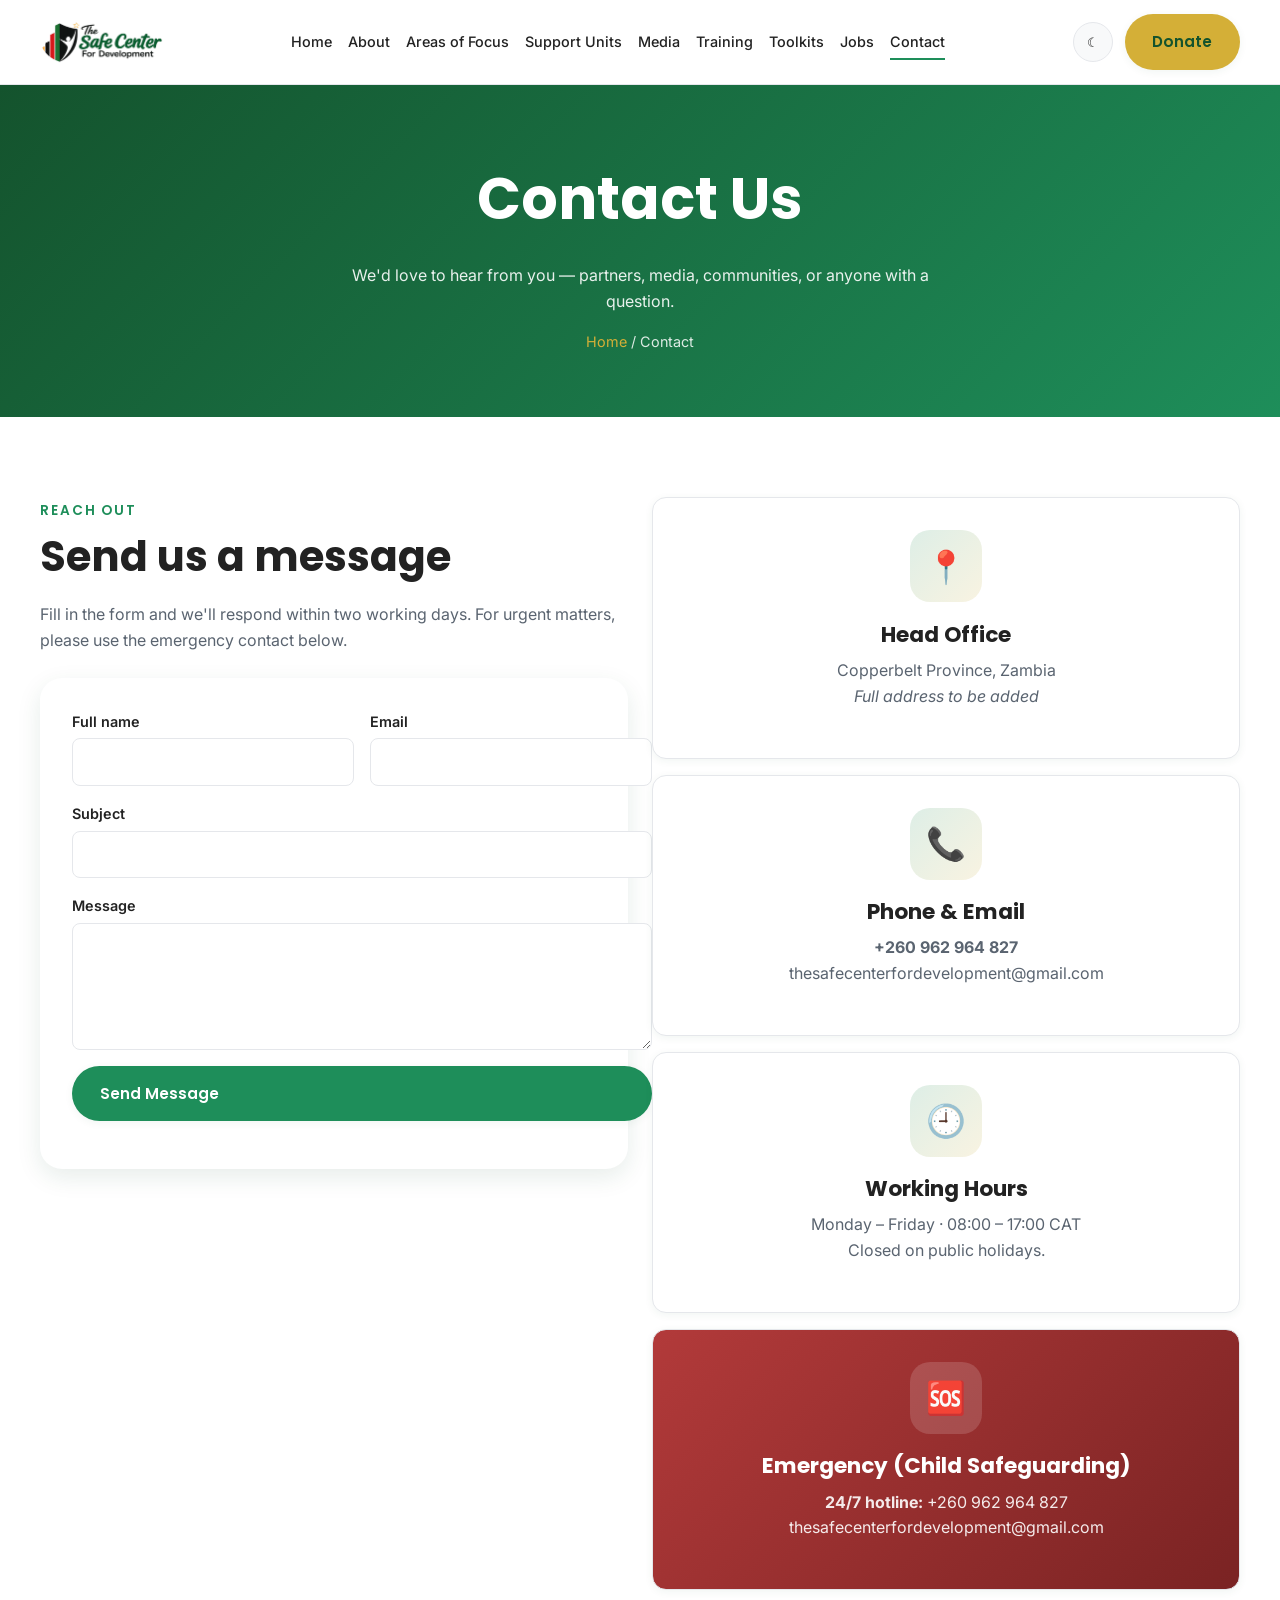
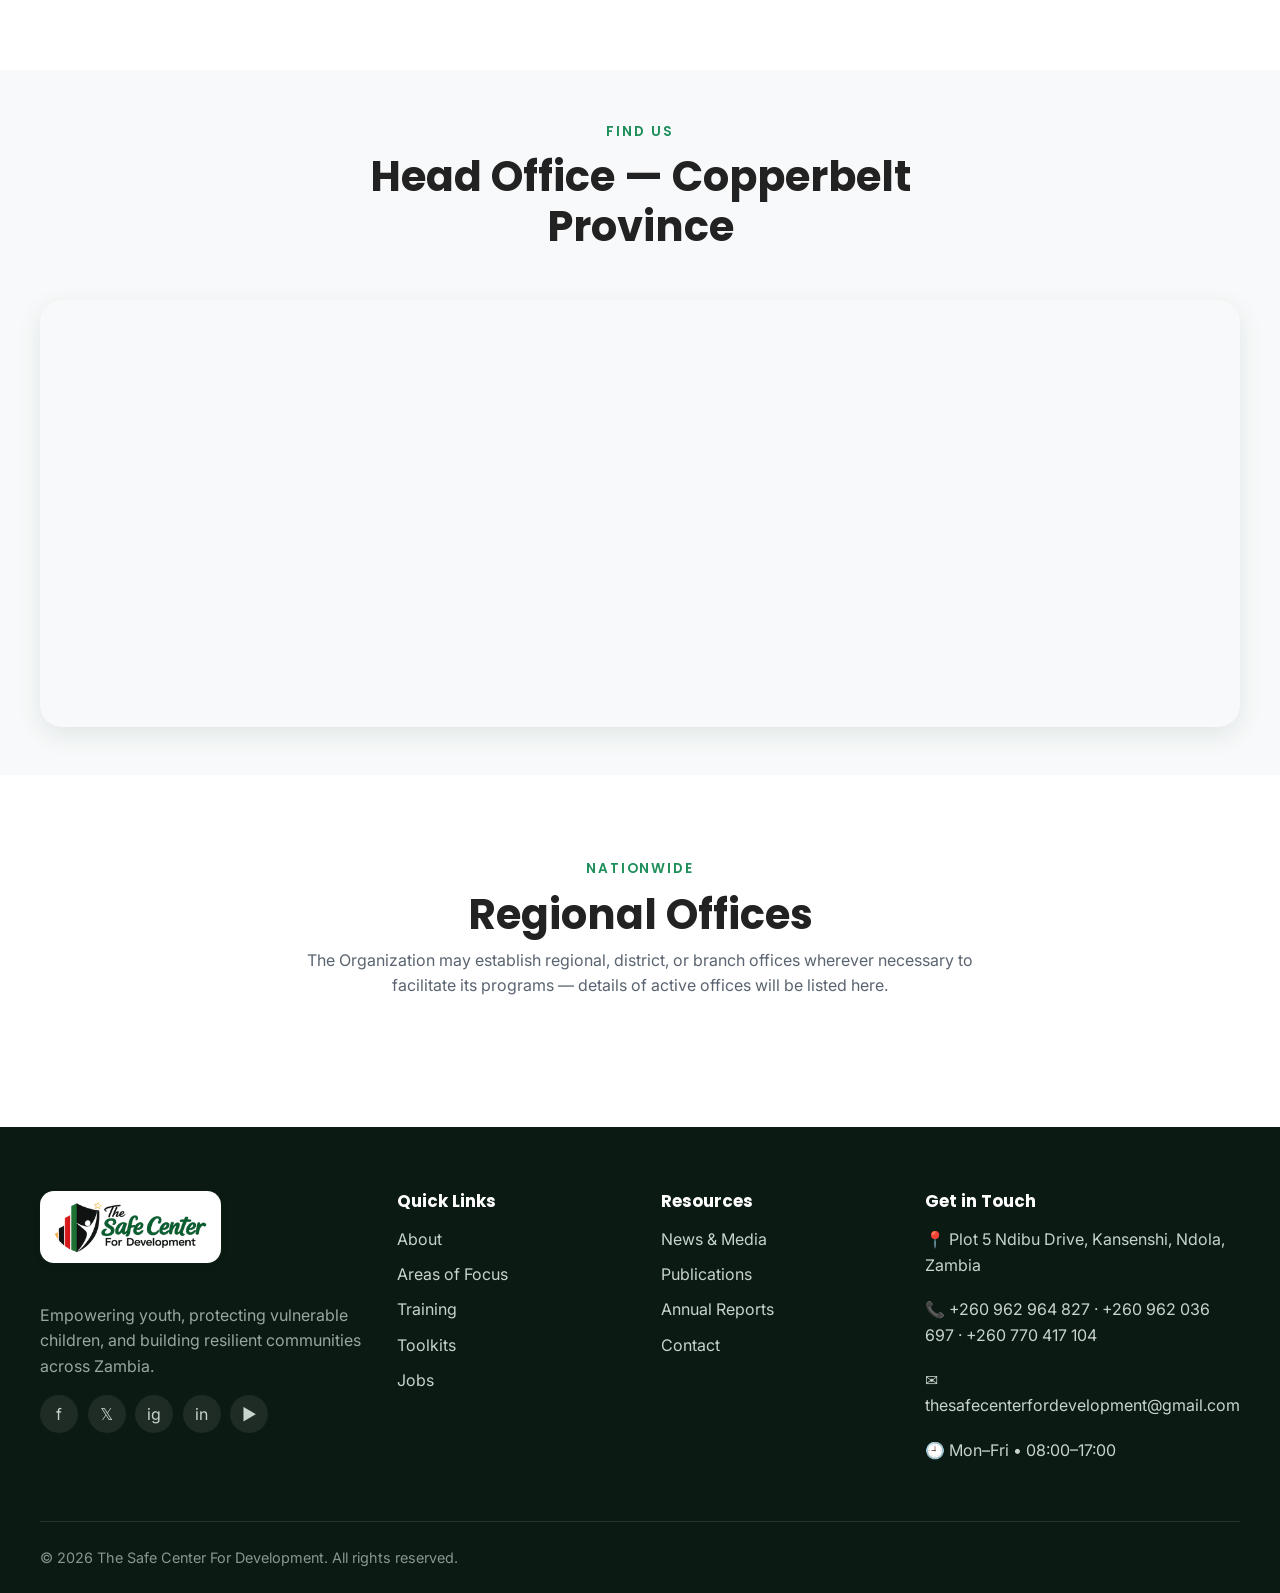
<file: contact.html>
<!DOCTYPE html>
<html lang="en"><head>
<meta charset="UTF-8"/><meta name="viewport" content="width=device-width, initial-scale=1.0"/>
<title>Contact — The Safe Center For Development</title>
<meta name="description" content="Get in touch with our team, offices, and emergency contacts."/>
<meta property="og:title" content="Contact — The Safe Center For Development"/>
<meta property="og:description" content="Get in touch with our team, offices, and emergency contacts."/>
<meta property="og:type" content="website"/>
<link rel="preconnect" href="https://fonts.googleapis.com"/><link rel="preconnect" href="https://fonts.gstatic.com" crossorigin/>
<link href="https://fonts.googleapis.com/css2?family=Inter:wght@400;500;600&family=Poppins:wght@500;600;700&display=swap" rel="stylesheet"/>
<link rel="shortcut icon" href="assets/images/logo/wnbg.jpeg"/>
<link rel="stylesheet" href="css/styles.css"/>
</head><body>
<a class="skip-link" href="#main">Skip to content</a>
<header class="site-header"><div class="container nav">
  <a class="brand" href="index.html" aria-label="The Safe Center For Development — Home"><img class="brand-logo" src="assets/images/logo/wnbg.jpeg" alt="The Safe Center For Development"/></a>
  <nav aria-label="Primary"><ul class="nav-links">
    <li><a href="index.html">Home</a></li><li><a href="about.html">About</a></li><li><a href="focus.html">Areas of Focus</a></li>
    <li><a href="support.html">Support Units</a></li><li><a href="media.html">Media</a></li><li><a href="training.html">Training</a></li>
    <li><a href="toolkits.html">Toolkits</a></li><li><a href="jobs.html">Jobs</a></li><li><a href="contact.html">Contact</a></li>
  </ul></nav>
  <div class="nav-actions"><button class="icon-btn" id="theme-toggle" aria-label="Toggle theme">☾</button><a class="btn btn-accent" href="contact.html">Donate</a><button class="nav-toggle" aria-label="Menu" aria-expanded="false"><span></span></button></div>
</div></header>

<main id="main">
<section class="page-banner"><div class="container">
  <h1>Contact Us</h1>
  <p>We'd love to hear from you — partners, media, communities, or anyone with a question.</p>
  <div class="breadcrumb"><a href="index.html">Home</a> / Contact</div>
</div></section>

<section class="section"><div class="container">
  <div class="grid grid-2" style="align-items:start;">
    <div class="reveal">
      <span class="eyebrow">Reach Out</span>
      <h2>Send us a message</h2>
      <p>Fill in the form and we'll respond within two working days. For urgent matters, please use the emergency contact below.</p>
      <form data-form action="https://formsubmit.co/ajax/thesafecenterfordevelopment@gmail.com" method="POST" style="background:var(--color-bg); padding:2rem; border-radius:var(--radius-lg); box-shadow:var(--shadow-md); margin-top:1.5rem;">
        <input type="hidden" name="_subject" value="Website Contact Message"/>
        <input type="hidden" name="_template" value="table"/>
        <input type="text" name="_honey" tabindex="-1" autocomplete="off" style="display:none"/>
        <div class="form-grid">
          <div class="field"><label for="c-name">Full name</label><input id="c-name" name="name" type="text" required/></div>
          <div class="field"><label for="c-email">Email</label><input id="c-email" name="email" type="email" required/></div>
          <div class="field full"><label for="c-subject">Subject</label><input id="c-subject" name="subject" type="text" required/></div>
          <div class="field full"><label for="c-msg">Message</label><textarea id="c-msg" name="message" rows="5" required></textarea></div>
          <div class="field full"><button class="btn btn-primary" type="submit" data-label="Send Message">Send Message</button></div>
        </div>
        <p class="form-status" style="margin-top:1rem;"></p>
      </form>
    </div>

    <div class="reveal" style="display:flex; flex-direction:column; gap:1rem;">
      <div class="icon-card"><div class="icon-badge">📍</div><h3>Head Office</h3><p>Copperbelt Province, Zambia<br/><em>Full address to be added</em></p></div>
      <div class="icon-card"><div class="icon-badge">📞</div><h3>Phone & Email</h3><p><strong>+260 962 964 827</strong><br/>thesafecenterfordevelopment@gmail.com</p></div>
      <div class="icon-card"><div class="icon-badge">🕘</div><h3>Working Hours</h3><p>Monday – Friday · 08:00 – 17:00 CAT<br/>Closed on public holidays.</p></div>
      <div class="icon-card" style="background:linear-gradient(135deg, #b23a3a, #7a2323); color:#fff;">
        <div class="icon-badge" style="background:rgba(255,255,255,.15); color:#fff;">🆘</div>
        <h3 style="color:#fff;">Emergency (Child Safeguarding)</h3>
        <p style="color:rgba(255,255,255,.9);"><strong>24/7 hotline:</strong> +260 962 964 827<br/>thesafecenterfordevelopment@gmail.com</p>
      </div>
    </div>
  </div>
</div></section>

<section class="section-tight" style="background: var(--color-surface);"><div class="container reveal">
  <div class="section-header"><span class="eyebrow">Find Us</span><h2>Head Office — Copperbelt Province</h2></div>
  <div style="border-radius:var(--radius-lg); overflow:hidden; box-shadow: var(--shadow-md);">
    <iframe title="Map — Copperbelt, Zambia" src="https://www.openstreetmap.org/export/embed.html?bbox=28.20%2C-13.10%2C28.75%2C-12.70&amp;layer=mapnik" style="width:100%; height:420px; border:0;" loading="lazy"></iframe>
  </div>
</div></section>

<section class="section"><div class="container">
  <div class="section-header reveal"><span class="eyebrow">Nationwide</span><h2>Regional Offices</h2><p>The Organization may establish regional, district, or branch offices wherever necessary to facilitate its programs — details of active offices will be listed here.</p></div>
</div></section>
</main>

<footer class="site-footer">
  <div class="container">
    <div class="footer-grid">
      <div class="footer-brand">
        <a href="index.html" class="brand-logo-wrap" aria-label="The Safe Center For Development — Home">
          <img src="assets/images/logo/wnbg.jpeg" alt="The Safe Center For Development"/>
        </a>
        <p>Empowering youth, protecting vulnerable children, and building resilient communities across Zambia.</p>
        <div class="footer-social" aria-label="Social media">
          <a href="#" aria-label="Facebook">f</a>
          <a href="#" aria-label="Twitter">𝕏</a>
          <a href="#" aria-label="Instagram">ig</a>
          <a href="https://www.linkedin.com/in/the-safe-center-for-development-625987335/" aria-label="LinkedIn">in</a>
          <a href="#" aria-label="YouTube">▶</a>
        </div>
      </div>
      <div>
        <h4>Quick Links</h4>
        <ul class="footer-links">
          <li><a href="about.html">About</a></li>
          <li><a href="focus.html">Areas of Focus</a></li>
          <li><a href="training.html">Training</a></li>
          <li><a href="toolkits.html">Toolkits</a></li>
          <li><a href="jobs.html">Jobs</a></li>
        </ul>
      </div>
      <div>
        <h4>Resources</h4>
        <ul class="footer-links">
          <li><a href="media.html">News &amp; Media</a></li>
          <li><a href="toolkits.html">Publications</a></li>
          <li><a href="about.html#reports">Annual Reports</a></li>
          <li><a href="contact.html">Contact</a></li>
        </ul>
      </div>
      <div>
        <h4>Get in Touch</h4>
        <ul class="footer-links footer-contact">
          <li>📍  Plot 5 Ndibu Drive, Kansenshi, Ndola, Zambia</li>
          <li>📞 +260 962 964 827 · +260 962 036 697 · +260 770 417 104</li>
          <li>✉ thesafecenterfordevelopment@gmail.com</li>
          <li>🕘 Mon–Fri • 08:00–17:00</li>
        </ul>
      </div>
    </div>
    <div class="footer-bottom">
      <span>© <span id="year"></span> The Safe Center For Development. All rights reserved.</span>
    </div>
  </div>
</footer>
<button class="back-to-top" aria-label="Back to top">↑</button>
<script src="js/main.js"></script>
</body></html>
</file>
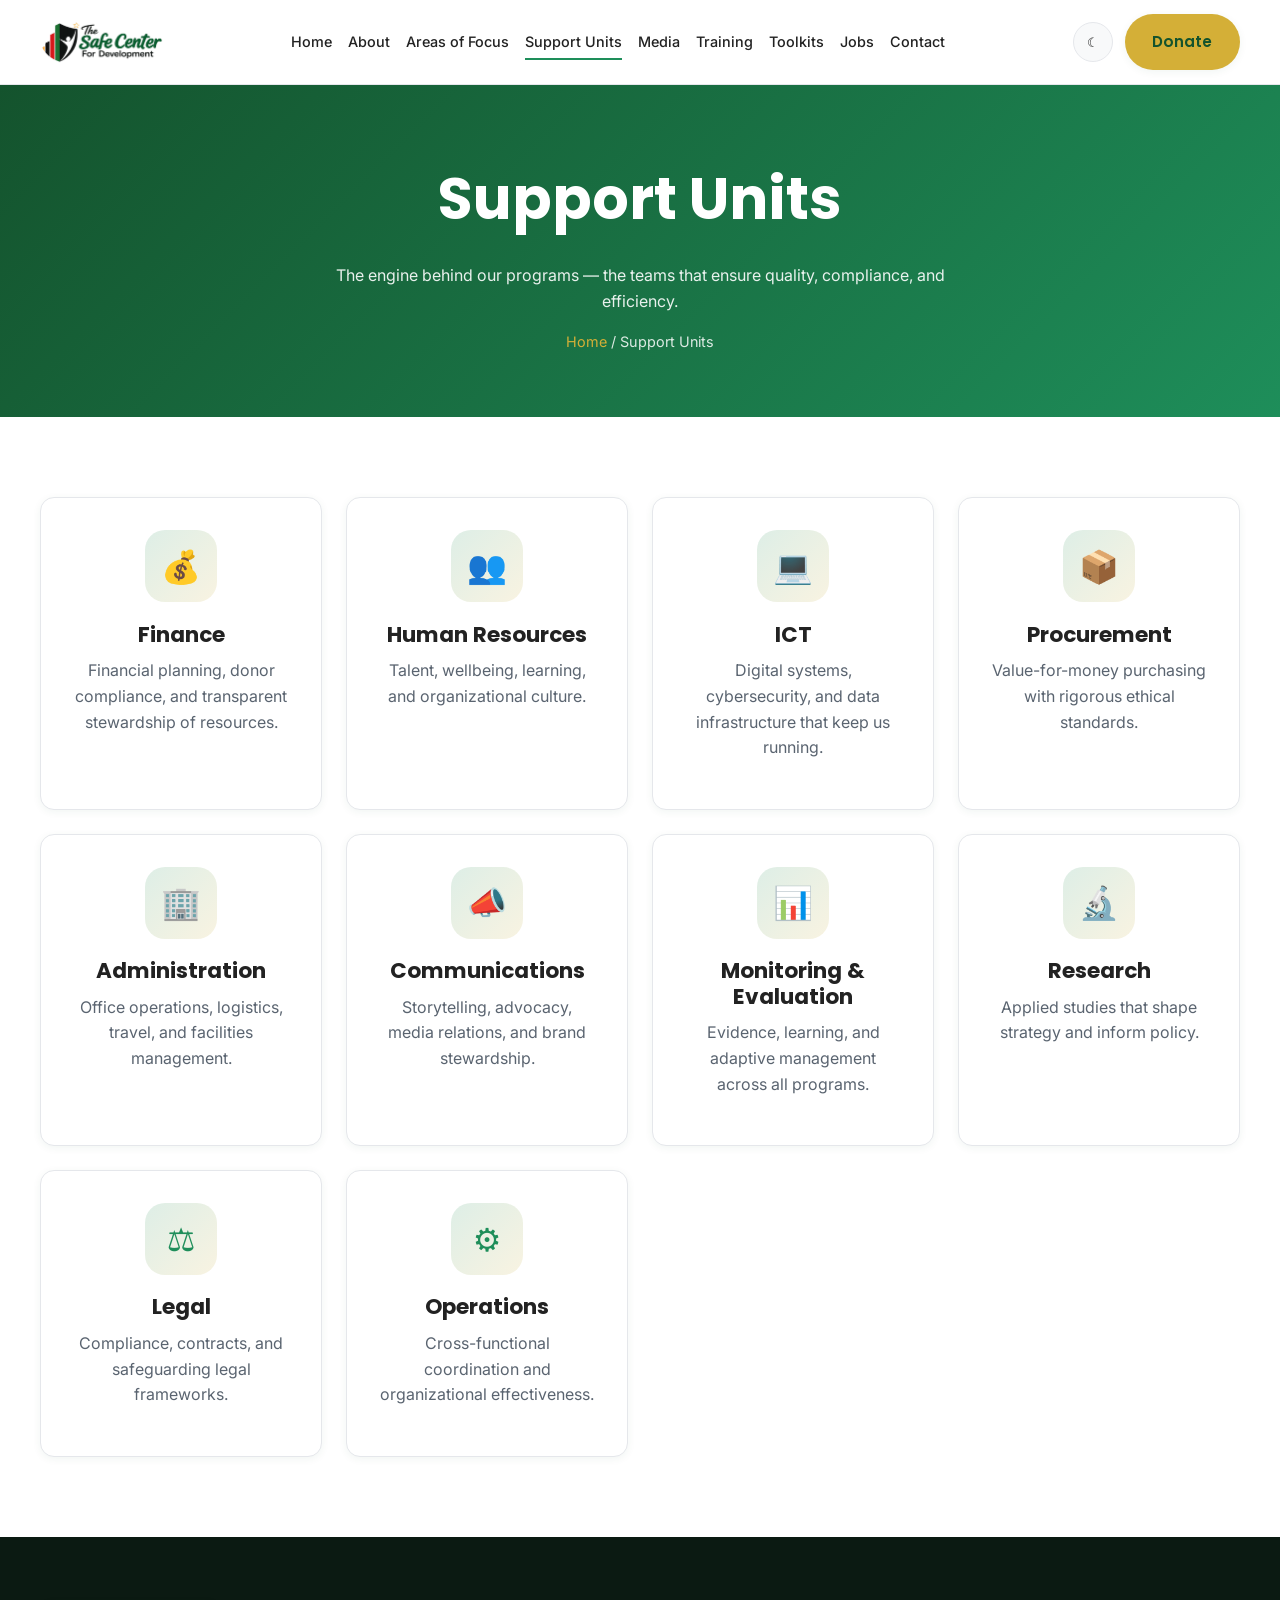
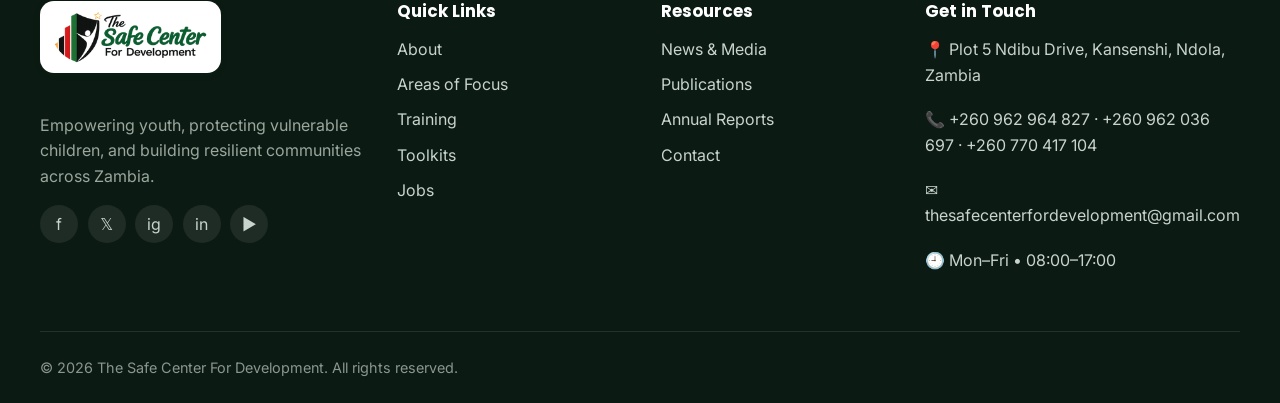
<file: support.html>
<!DOCTYPE html>
<html lang="en"><head>
<meta charset="UTF-8"/><meta name="viewport" content="width=device-width, initial-scale=1.0"/>
<title>Support Units — The Safe Center For Development</title>
<meta name="description" content="The functional units that power our programs."/>
<meta property="og:title" content="Support Units — The Safe Center For Development"/>
<meta property="og:description" content="The functional units that power our programs."/>
<meta property="og:type" content="website"/>
<link rel="preconnect" href="https://fonts.googleapis.com"/><link rel="preconnect" href="https://fonts.gstatic.com" crossorigin/>
<link href="https://fonts.googleapis.com/css2?family=Inter:wght@400;500;600&family=Poppins:wght@500;600;700&display=swap" rel="stylesheet"/>
<link rel="shortcut icon" href="assets/images/logo/wnbg.jpeg"/>
<link rel="stylesheet" href="css/styles.css"/>
</head><body>
<a class="skip-link" href="#main">Skip to content</a>
<header class="site-header"><div class="container nav">
  <a class="brand" href="index.html" aria-label="The Safe Center For Development — Home"><img class="brand-logo" src="assets/images/logo/wnbg.jpeg" alt="The Safe Center For Development"/></a>
  <nav aria-label="Primary"><ul class="nav-links">
    <li><a href="index.html">Home</a></li><li><a href="about.html">About</a></li><li><a href="focus.html">Areas of Focus</a></li>
    <li><a href="support.html">Support Units</a></li><li><a href="media.html">Media</a></li><li><a href="training.html">Training</a></li>
    <li><a href="toolkits.html">Toolkits</a></li><li><a href="jobs.html">Jobs</a></li><li><a href="contact.html">Contact</a></li>
  </ul></nav>
  <div class="nav-actions"><button class="icon-btn" id="theme-toggle" aria-label="Toggle theme">☾</button><a class="btn btn-accent" href="contact.html">Donate</a><button class="nav-toggle" aria-label="Menu" aria-expanded="false"><span></span></button></div>
</div></header>

<main id="main">
<section class="page-banner"><div class="container">
  <h1>Support Units</h1>
  <p>The engine behind our programs — the teams that ensure quality, compliance, and efficiency.</p>
  <div class="breadcrumb"><a href="index.html">Home</a> / Support Units</div>
</div></section>

<section class="section"><div class="container">
  <div class="grid grid-3">
    <div class="icon-card reveal"><div class="icon-badge">💰</div><h3>Finance</h3><p>Financial planning, donor compliance, and transparent stewardship of resources.</p></div>
    <div class="icon-card reveal"><div class="icon-badge">👥</div><h3>Human Resources</h3><p>Talent, wellbeing, learning, and organizational culture.</p></div>
    <div class="icon-card reveal"><div class="icon-badge">💻</div><h3>ICT</h3><p>Digital systems, cybersecurity, and data infrastructure that keep us running.</p></div>
    <div class="icon-card reveal"><div class="icon-badge">📦</div><h3>Procurement</h3><p>Value-for-money purchasing with rigorous ethical standards.</p></div>
    <div class="icon-card reveal"><div class="icon-badge">🏢</div><h3>Administration</h3><p>Office operations, logistics, travel, and facilities management.</p></div>
    <div class="icon-card reveal"><div class="icon-badge">📣</div><h3>Communications</h3><p>Storytelling, advocacy, media relations, and brand stewardship.</p></div>
    <div class="icon-card reveal"><div class="icon-badge">📊</div><h3>Monitoring & Evaluation</h3><p>Evidence, learning, and adaptive management across all programs.</p></div>
    <div class="icon-card reveal"><div class="icon-badge">🔬</div><h3>Research</h3><p>Applied studies that shape strategy and inform policy.</p></div>
    <div class="icon-card reveal"><div class="icon-badge">⚖️</div><h3>Legal</h3><p>Compliance, contracts, and safeguarding legal frameworks.</p></div>
    <div class="icon-card reveal"><div class="icon-badge">⚙️</div><h3>Operations</h3><p>Cross-functional coordination and organizational effectiveness.</p></div>
  </div>
</div></section>
</main>

<footer class="site-footer">
  <div class="container">
    <div class="footer-grid">
      <div class="footer-brand">
        <a href="index.html" class="brand-logo-wrap" aria-label="The Safe Center For Development — Home">
          <img src="assets/images/logo/wnbg.jpeg" alt="The Safe Center For Development"/>
        </a>
        <p>Empowering youth, protecting vulnerable children, and building resilient communities across Zambia.</p>
        <div class="footer-social" aria-label="Social media">
          <a href="#" aria-label="Facebook">f</a>
          <a href="#" aria-label="Twitter">𝕏</a>
          <a href="#" aria-label="Instagram">ig</a>
          <a href="https://www.linkedin.com/in/the-safe-center-for-development-625987335/" aria-label="LinkedIn">in</a>
          <a href="#" aria-label="YouTube">▶</a>
        </div>
      </div>
      <div>
        <h4>Quick Links</h4>
        <ul class="footer-links">
          <li><a href="about.html">About</a></li>
          <li><a href="focus.html">Areas of Focus</a></li>
          <li><a href="training.html">Training</a></li>
          <li><a href="toolkits.html">Toolkits</a></li>
          <li><a href="jobs.html">Jobs</a></li>
        </ul>
      </div>
      <div>
        <h4>Resources</h4>
        <ul class="footer-links">
          <li><a href="media.html">News &amp; Media</a></li>
          <li><a href="toolkits.html">Publications</a></li>
          <li><a href="about.html#reports">Annual Reports</a></li>
          <li><a href="contact.html">Contact</a></li>
        </ul>
      </div>
      <div>
        <h4>Get in Touch</h4>
        <ul class="footer-links footer-contact">
          <li>📍  Plot 5 Ndibu Drive, Kansenshi, Ndola, Zambia</li>
          <li>📞 +260 962 964 827 · +260 962 036 697 · +260 770 417 104</li>
          <li>✉ thesafecenterfordevelopment@gmail.com</li>
          <li>🕘 Mon–Fri • 08:00–17:00</li>
        </ul>
      </div>
    </div>
    <div class="footer-bottom">
      <span>© <span id="year"></span> The Safe Center For Development. All rights reserved.</span>
    </div>
  </div>
</footer>
<button class="back-to-top" aria-label="Back to top">↑</button>
<script src="js/main.js"></script>
</body></html>
</file>
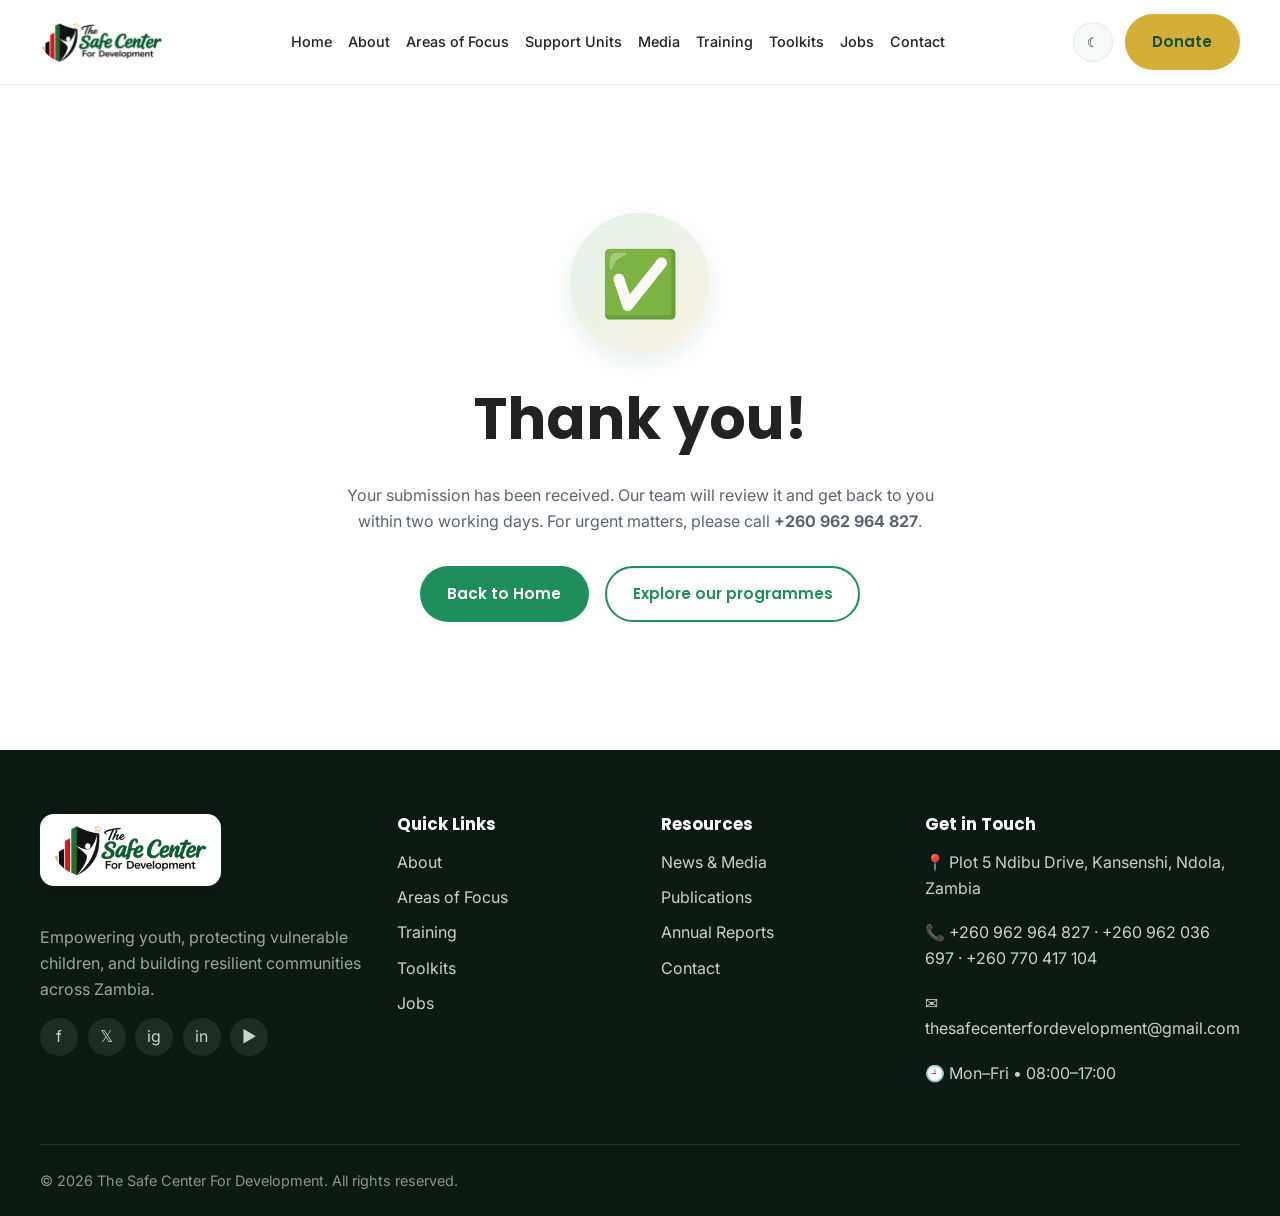
<file: thanks.html>
<!DOCTYPE html>
<html lang="en"><head>
<meta charset="UTF-8"/><meta name="viewport" content="width=device-width, initial-scale=1.0"/>
<title>Thank You — The Safe Center For Development</title>
<meta name="description" content="Thank you — your submission has been received by The Safe Center For Development."/>
<meta name="robots" content="noindex"/>
<link rel="preconnect" href="https://fonts.googleapis.com"/><link rel="preconnect" href="https://fonts.gstatic.com" crossorigin/>
<link href="https://fonts.googleapis.com/css2?family=Inter:wght@400;500;600&family=Poppins:wght@500;600;700&display=swap" rel="stylesheet"/>
<link rel="shortcut icon" href="assets/images/logo/wnbg.jpeg"/>
<link rel="stylesheet" href="css/styles.css"/>
</head><body>
<a class="skip-link" href="#main">Skip to content</a>
<header class="site-header"><div class="container nav">
  <a class="brand" href="index.html" aria-label="The Safe Center For Development — Home"><img class="brand-logo" src="assets/images/logo/wnbg.jpeg" alt="The Safe Center For Development"/></a>
  <nav aria-label="Primary"><ul class="nav-links">
    <li><a href="index.html">Home</a></li><li><a href="about.html">About</a></li><li><a href="focus.html">Areas of Focus</a></li>
    <li><a href="support.html">Support Units</a></li><li><a href="media.html">Media</a></li><li><a href="training.html">Training</a></li>
    <li><a href="toolkits.html">Toolkits</a></li><li><a href="jobs.html">Jobs</a></li><li><a href="contact.html">Contact</a></li>
  </ul></nav>
  <div class="nav-actions"><button class="icon-btn" id="theme-toggle" aria-label="Toggle theme">☾</button><a class="btn btn-accent" href="contact.html">Donate</a><button class="nav-toggle" aria-label="Menu" aria-expanded="false"><span></span></button></div>
</div></header>

<main id="main">
<section class="section"><div class="container">
  <div class="empty-state reveal">
    <div class="empty-illustration" aria-hidden="true">✅</div>
    <h1>Thank you!</h1>
    <p>Your submission has been received. Our team will review it and get back to you within two working days. For urgent matters, please call <strong>+260 962 964 827</strong>.</p>
    <div class="empty-cta">
      <a class="btn btn-primary" href="index.html">Back to Home</a>
      <a class="btn btn-outline" href="focus.html">Explore our programmes</a>
    </div>
  </div>
</div></section>
</main>

<footer class="site-footer">
  <div class="container">
    <div class="footer-grid">
      <div class="footer-brand">
        <a href="index.html" class="brand-logo-wrap" aria-label="The Safe Center For Development — Home">
          <img src="assets/images/logo/wnbg.jpeg" alt="The Safe Center For Development"/>
        </a>
        <p>Empowering youth, protecting vulnerable children, and building resilient communities across Zambia.</p>
        <div class="footer-social" aria-label="Social media">
          <a href="#" aria-label="Facebook">f</a>
          <a href="#" aria-label="Twitter">𝕏</a>
          <a href="#" aria-label="Instagram">ig</a>
          <a href="https://www.linkedin.com/in/the-safe-center-for-development-625987335/" aria-label="LinkedIn">in</a>
          <a href="#" aria-label="YouTube">▶</a>
        </div>
      </div>
      <div>
        <h4>Quick Links</h4>
        <ul class="footer-links">
          <li><a href="about.html">About</a></li>
          <li><a href="focus.html">Areas of Focus</a></li>
          <li><a href="training.html">Training</a></li>
          <li><a href="toolkits.html">Toolkits</a></li>
          <li><a href="jobs.html">Jobs</a></li>
        </ul>
      </div>
      <div>
        <h4>Resources</h4>
        <ul class="footer-links">
          <li><a href="media.html">News &amp; Media</a></li>
          <li><a href="toolkits.html">Publications</a></li>
          <li><a href="about.html#reports">Annual Reports</a></li>
          <li><a href="contact.html">Contact</a></li>
        </ul>
      </div>
      <div>
        <h4>Get in Touch</h4>
        <ul class="footer-links footer-contact">
          <li>📍  Plot 5 Ndibu Drive, Kansenshi, Ndola, Zambia</li>
          <li>📞 +260 962 964 827 · +260 962 036 697 · +260 770 417 104</li>
          <li>✉ thesafecenterfordevelopment@gmail.com</li>
          <li>🕘 Mon–Fri • 08:00–17:00</li>
        </ul>
      </div>
    </div>
    <div class="footer-bottom">
      <span>© <span id="year"></span> The Safe Center For Development. All rights reserved.</span>
    </div>
  </div>
</footer>
<button class="back-to-top" aria-label="Back to top">↑</button>
<script src="js/main.js"></script>
</body></html>
</file>
<file: css/styles.css>
/* =========================================================
   The Safe Center For Development — Global Stylesheet
   ========================================================= */

:root {
  --color-primary: #1E8E5A;
  --color-primary-dark: #14532D;
  --color-accent: #D4AF37;
  --color-bg: #FFFFFF;
  --color-surface: #F8F9FA;
  --color-text: #222222;
  --color-muted: #5A6470;
  --color-border: #E5E7EB;

  --font-heading: 'Poppins', system-ui, sans-serif;
  --font-body: 'Inter', system-ui, sans-serif;

  --radius-sm: 8px;
  --radius-md: 14px;
  --radius-lg: 22px;
  --radius-pill: 999px;

  --shadow-sm: 0 2px 8px rgba(20, 83, 45, 0.06);
  --shadow-md: 0 8px 24px rgba(20, 83, 45, 0.10);
  --shadow-lg: 0 20px 48px rgba(20, 83, 45, 0.14);

  --container: 1200px;
  --transition: 0.3s cubic-bezier(.4,.0,.2,1);
}

[data-theme="dark"] {
  --color-bg: #0E1512;
  --color-surface: #14201B;
  --color-text: #F1F5F3;
  --color-muted: #A9B4B0;
  --color-border: #223028;
  --shadow-sm: 0 2px 8px rgba(0,0,0,0.4);
  --shadow-md: 0 8px 24px rgba(0,0,0,0.45);
  --shadow-lg: 0 20px 48px rgba(0,0,0,0.55);
}

/* ---------- Base reset ---------- */
*, *::before, *::after { box-sizing: border-box; }
html { scroll-behavior: smooth; -webkit-text-size-adjust: 100%; }
body {
  margin: 0;
  font-family: var(--font-body);
  color: var(--color-text);
  background: var(--color-bg);
  line-height: 1.6;
  -webkit-font-smoothing: antialiased;
  transition: background var(--transition), color var(--transition);
}
img, video { max-width: 100%; display: block; height: auto; }
a { color: var(--color-primary); text-decoration: none; transition: color var(--transition); }
a:hover { color: var(--color-primary-dark); }
h1,h2,h3,h4,h5,h6 { font-family: var(--font-heading); font-weight: 700; line-height: 1.2; margin: 0 0 .5em; color: var(--color-text); }
h1 { font-size: clamp(2.2rem, 5vw, 3.6rem); }
h2 { font-size: clamp(1.8rem, 3.5vw, 2.6rem); }
h3 { font-size: 1.35rem; }
p { margin: 0 0 1em; color: var(--color-muted); }

/* ---------- Utilities ---------- */
.container { width: min(100% - 2rem, var(--container)); margin-inline: auto; }
.section { padding: 5rem 0; }
.section-tight { padding: 3rem 0; }
.eyebrow {
  display: inline-block;
  font-family: var(--font-heading);
  font-weight: 600;
  font-size: 0.85rem;
  letter-spacing: 0.14em;
  text-transform: uppercase;
  color: var(--color-primary);
  margin-bottom: 0.6rem;
}
.section-header { text-align: center; max-width: 720px; margin: 0 auto 3rem; }
.section-header h2 { margin-bottom: .5rem; }
.section-header p { color: var(--color-muted); }
.text-center { text-align: center; }
.grid { display: grid; gap: 1.5rem; }

/* Skip link (a11y) */
.skip-link {
  position: absolute; left: -9999px; top: 0;
  background: var(--color-primary-dark); color: #fff;
  padding: .75rem 1rem; z-index: 9999; border-radius: 0 0 var(--radius-sm) 0;
}
.skip-link:focus { left: 0; }

/* ---------- Buttons ---------- */
.btn {
  display: inline-flex; align-items: center; gap: .5rem;
  padding: .85rem 1.6rem;
  font-family: var(--font-heading); font-weight: 600; font-size: 0.95rem;
  border-radius: var(--radius-pill);
  border: 2px solid transparent;
  cursor: pointer;
  transition: transform var(--transition), box-shadow var(--transition), background var(--transition), color var(--transition), border-color var(--transition);
  text-decoration: none;
  box-shadow: var(--shadow-sm);
}
.btn:hover { transform: translateY(-2px); box-shadow: var(--shadow-md); }
.btn-primary { background: var(--color-primary); color: #fff; }
.btn-primary:hover { background: var(--color-primary-dark); color: #fff; }
.btn-accent { background: var(--color-accent); color: #14532D; }
.btn-accent:hover { background: #b8952e; color: #14532D; }
.btn-ghost { background: transparent; color: #fff; border-color: rgba(255,255,255,0.6); box-shadow: none; }
.btn-ghost:hover { background: rgba(255,255,255,0.15); color: #fff; }
.btn-outline { background: transparent; color: var(--color-primary); border-color: var(--color-primary); box-shadow: none; }
.btn-outline:hover { background: var(--color-primary); color: #fff; }

/* ---------- Header / Nav ---------- */
.site-header {
  position: sticky; top: 0; z-index: 100;
  background: rgba(255,255,255,0.92);
  backdrop-filter: saturate(1.4) blur(14px);
  border-bottom: 1px solid var(--color-border);
  transition: background var(--transition);
}
[data-theme="dark"] .site-header { background: rgba(14,21,18,0.92); }
.nav {
  display: flex; align-items: center; justify-content: space-between;
  padding: 0.9rem 0;
  gap: 1.5rem;
}
.brand { display: flex; align-items: center; gap: .7rem; font-family: var(--font-heading); font-weight: 700; color: var(--color-text); }
.brand-logo { height: 44px; width: auto; max-width: 180px; object-fit: contain; display: block; }
@media (max-width: 1200px) { .brand-logo { height: 40px; max-width: 150px; } }
@media (max-width: 500px)  { .brand-logo { height: 36px; max-width: 130px; } }
.brand-logo-wrap {
  display: inline-block; padding: .5rem .75rem; background: #fff;
  border-radius: var(--radius-md); margin-bottom: 1rem; box-shadow: var(--shadow-sm);
}
.brand-logo-wrap img { height: 56px; width: auto; display: block; }
[data-theme="dark"] .brand-logo { background: #fff; padding: 4px 6px; border-radius: 8px; }
.brand-mark {
  width: 42px; height: 42px; border-radius: 12px;
  background: linear-gradient(135deg, var(--color-primary), var(--color-primary-dark));
  color: #fff; display: grid; place-items: center;
  font-family: var(--font-heading); font-weight: 700; letter-spacing: 1px;
  box-shadow: var(--shadow-sm);
}
.brand-text { line-height: 1.1; }
.brand-text small { display: block; font-family: var(--font-body); font-weight: 400; color: var(--color-muted); font-size: .72rem; letter-spacing: .12em; text-transform: uppercase; }

.nav-links { display: flex; align-items: center; gap: 1rem; list-style: none; margin: 0; padding: 0; }
.nav-links a {
  color: var(--color-text); font-weight: 500; font-size: .9rem; padding: .4rem 0;
  position: relative; white-space: nowrap;
}
@media (max-width: 1100px) { .nav-links { gap: .75rem; } .nav-links a { font-size: .85rem; } }
.nav-links a::after {
  content: ""; position: absolute; left: 0; bottom: -3px; height: 2px; width: 0;
  background: var(--color-primary); transition: width var(--transition);
}
.nav-links a:hover::after, .nav-links a.active::after { width: 100%; }

.nav-actions { display: flex; align-items: center; gap: .75rem; }
.icon-btn {
  width: 40px; height: 40px; border-radius: 50%;
  background: var(--color-surface); border: 1px solid var(--color-border);
  display: grid; place-items: center; cursor: pointer;
  color: var(--color-text); transition: all var(--transition);
}
.icon-btn:hover { background: var(--color-primary); color: #fff; border-color: var(--color-primary); }

.nav-toggle {
  display: none; width: 44px; height: 44px; border-radius: 12px;
  background: var(--color-surface); border: 1px solid var(--color-border);
  cursor: pointer; padding: 0; align-items: center; justify-content: center;
}
.nav-toggle span { display: block; width: 20px; height: 2px; background: var(--color-text); position: relative; }
.nav-toggle span::before, .nav-toggle span::after {
  content: ""; position: absolute; left: 0; width: 20px; height: 2px; background: var(--color-text);
  transition: transform var(--transition), top var(--transition);
}
.nav-toggle span::before { top: -6px; }
.nav-toggle span::after  { top:  6px; }

@media (max-width: 1024px) {
  .nav-toggle { display: inline-flex; }
  .nav-links {
    position: fixed; inset: 68px 0 auto 0;
    flex-direction: column; align-items: stretch;
    background: var(--color-bg); border-bottom: 1px solid var(--color-border);
    padding: 1rem 1.25rem 1.5rem; gap: 0.25rem;
    transform: translateY(-120%); transition: transform var(--transition);
    box-shadow: var(--shadow-md);
  }
  .nav-links.open { transform: translateY(0); }
  .nav-links a { padding: .8rem .25rem; border-bottom: 1px solid var(--color-border); }
  .nav-links a::after { display: none; }
}

/* ---------- Hero ---------- */
.hero {
  position: relative; min-height: 92vh;
  display: grid; place-items: center;
  color: #fff; text-align: center; overflow: hidden;
  isolation: isolate;
}
.hero::before {
  content: ""; position: absolute; inset: 0; z-index: -2;
  background:
    linear-gradient(120deg, rgba(20,83,45,.75), rgba(30,142,90,.45)),
    url('../assets/images/hero/hero.jpeg') center/cover no-repeat;
  transform: scale(1.05);
  animation: heroZoom 18s ease-in-out infinite alternate;
}
.hero::after {
  content: ""; position: absolute; inset: 0; z-index: -1;
  background: radial-gradient(ellipse at center, transparent 40%, rgba(0,0,0,.4) 100%);
}
@keyframes heroZoom {
  from { transform: scale(1.05); } to { transform: scale(1.15); }
}
.hero-content { max-width: 900px; padding: 6rem 1rem; }
.hero h1 { color: #fff; margin-bottom: 1rem; text-shadow: 0 2px 20px rgba(0,0,0,.3); }
.hero p.lead { color: rgba(255,255,255,.92); font-size: 1.15rem; margin-bottom: 2rem; }
.hero-ctas { display: flex; flex-wrap: wrap; gap: 1rem; justify-content: center; }

/* ---------- Page banner (inner pages) ---------- */
.page-banner {
  background: linear-gradient(135deg, var(--color-primary-dark), var(--color-primary));
  color: #fff; padding: 5rem 0 4rem; text-align: center;
}
.page-banner h1 { color: #fff; }
.page-banner p { color: rgba(255,255,255,.9); max-width: 640px; margin: 0 auto; }
.breadcrumb { font-size: .9rem; color: rgba(255,255,255,.85); margin-top: 1rem; }
.breadcrumb a { color: var(--color-accent); }

/* ---------- Cards ---------- */
.card {
  background: var(--color-bg);
  border: 1px solid var(--color-border);
  border-radius: var(--radius-md);
  overflow: hidden;
  box-shadow: var(--shadow-sm);
  transition: transform var(--transition), box-shadow var(--transition);
  display: flex; flex-direction: column;
}
.card:hover { transform: translateY(-6px); box-shadow: var(--shadow-lg); }
.card-media { aspect-ratio: 16 / 10; overflow: hidden; background: var(--color-surface); }
.card-media img { width: 100%; height: 100%; object-fit: cover; transition: transform 0.6s ease; }
.card:hover .card-media img { transform: scale(1.08); }
.card-body { padding: 1.4rem; flex: 1; display: flex; flex-direction: column; }
.card-tag {
  align-self: flex-start; background: rgba(30,142,90,.1); color: var(--color-primary);
  padding: .25rem .7rem; border-radius: var(--radius-pill);
  font-size: .75rem; font-weight: 600; letter-spacing: .05em; text-transform: uppercase;
  margin-bottom: .75rem;
}
.card h3 { margin-bottom: .5rem; }
.card p { flex: 1; }
.card-link {
  font-weight: 600; color: var(--color-primary); align-self: flex-start;
  display: inline-flex; align-items: center; gap: .35rem;
}
.card-link::after { content: "→"; transition: transform var(--transition); }
.card-link:hover::after { transform: translateX(4px); }

/* Icon cards (mission/vision/values) */
.icon-card {
  padding: 2rem;
  text-align: center;
  background: var(--color-bg);
  border: 1px solid var(--color-border);
  border-radius: var(--radius-md);
  box-shadow: var(--shadow-sm);
  transition: transform var(--transition), box-shadow var(--transition);
}
.icon-card:hover { transform: translateY(-6px); box-shadow: var(--shadow-md); }
.icon-badge {
  width: 72px; height: 72px; border-radius: 20px; margin: 0 auto 1.2rem;
  background: linear-gradient(135deg, rgba(30,142,90,.15), rgba(212,175,55,.15));
  color: var(--color-primary); display: grid; place-items: center; font-size: 2rem;
}

/* ---------- Stats ---------- */
.stats {
  background: linear-gradient(135deg, var(--color-primary-dark), var(--color-primary));
  color: #fff; padding: 4rem 0;
}
.stats .grid { grid-template-columns: repeat(auto-fit, minmax(180px, 1fr)); text-align: center; }
.stat-num { font-family: var(--font-heading); font-weight: 700; font-size: clamp(2.2rem, 4vw, 3rem); color: var(--color-accent); }
.stat-label { color: rgba(255,255,255,.9); font-weight: 500; margin-top: .3rem; }

/* ---------- Grids ---------- */
.grid-3 { grid-template-columns: repeat(auto-fit, minmax(280px, 1fr)); }
.grid-4 { grid-template-columns: repeat(auto-fit, minmax(240px, 1fr)); }
.grid-2 { grid-template-columns: repeat(auto-fit, minmax(320px, 1fr)); }

/* ---------- Testimonials ---------- */
.stories { background: var(--color-surface); }
.story-slider {
  position: relative; max-width: 900px; margin: 0 auto;
  overflow: hidden;
}
.story-track { display: flex; transition: transform 0.6s cubic-bezier(.4,.0,.2,1); }
.story {
  min-width: 100%; padding: 2.5rem; text-align: center;
  background: var(--color-bg); border-radius: var(--radius-lg); box-shadow: var(--shadow-md);
}
.story blockquote { font-size: 1.15rem; font-style: italic; color: var(--color-text); margin: 0 0 1.5rem; line-height: 1.6; }
.story-avatar {
  width: 72px; height: 72px; border-radius: 50%; margin: 0 auto 1rem;
  object-fit: cover; border: 3px solid var(--color-accent);
}
.story-name { font-family: var(--font-heading); font-weight: 700; color: var(--color-text); }
.story-role { font-size: .9rem; color: var(--color-muted); }
.slider-dots { display: flex; justify-content: center; gap: .5rem; margin-top: 1.5rem; }
.slider-dots button {
  width: 10px; height: 10px; border-radius: 50%; border: none; padding: 0;
  background: var(--color-border); cursor: pointer; transition: background var(--transition), transform var(--transition);
}
.slider-dots button.active { background: var(--color-primary); transform: scale(1.3); }

/* ---------- Partners ---------- */
.partners-track {
  display: flex; gap: 3rem; align-items: center;
  animation: scrollX 30s linear infinite;
  width: max-content;
}
.partners-wrap { overflow: hidden; -webkit-mask-image: linear-gradient(90deg, transparent, #000 10%, #000 90%, transparent); mask-image: linear-gradient(90deg, transparent, #000 10%, #000 90%, transparent); }
.partner {
  font-family: var(--font-heading); font-weight: 700; font-size: 1.1rem;
  color: var(--color-muted); padding: 1rem 1.5rem; border: 1px solid var(--color-border);
  border-radius: var(--radius-md); background: var(--color-bg); white-space: nowrap;
}
@keyframes scrollX { from { transform: translateX(0); } to { transform: translateX(-50%); } }

/* ---------- Newsletter ---------- */
.newsletter {
  background: linear-gradient(135deg, var(--color-primary-dark) 0%, #0f3a1f 100%);
  color: #fff; text-align: center; padding: 4.5rem 0;
}
.newsletter h2 { color: #fff; }
.newsletter p { color: rgba(255,255,255,.85); max-width: 560px; margin: 0 auto 2rem; }
.newsletter-form {
  display: flex; gap: .5rem; max-width: 500px; margin: 0 auto;
  background: #fff; padding: .35rem; border-radius: var(--radius-pill);
  box-shadow: var(--shadow-md);
}
.newsletter-form input {
  flex: 1; border: none; outline: none; padding: .75rem 1.1rem;
  font-family: var(--font-body); font-size: .95rem; border-radius: var(--radius-pill);
  color: var(--color-text); background: transparent;
}
.newsletter-form button { border: none; }
@media (max-width: 500px) {
  .newsletter-form { flex-direction: column; border-radius: var(--radius-md); padding: .75rem; }
  .newsletter-form input, .newsletter-form button { width: 100%; }
}

/* ---------- Footer ---------- */
.site-footer {
  background: #0B1A12; color: #C9D3CE; padding: 4rem 0 1.5rem;
}
.site-footer h4 { color: #fff; font-size: 1.05rem; margin-bottom: 1rem; }
.site-footer a { color: #C9D3CE; }
.site-footer a:hover { color: var(--color-accent); }
.footer-grid { display: grid; gap: 2rem; grid-template-columns: 1.4fr 1fr 1fr 1.2fr; }
.footer-brand p { color: #9AA79F; margin-top: 1rem; }
.footer-links { list-style: none; padding: 0; margin: 0; display: grid; gap: .6rem; }
.footer-contact li { display: flex; gap: .6rem; margin-bottom: .6rem; color: #C9D3CE; }
.footer-social { display: flex; gap: .6rem; margin-top: 1rem; }
.footer-social a {
  width: 38px; height: 38px; border-radius: 50%;
  background: rgba(255,255,255,.08); display: grid; place-items: center;
  transition: background var(--transition), transform var(--transition);
}
.footer-social a:hover { background: var(--color-primary); transform: translateY(-2px); }
.footer-bottom {
  border-top: 1px solid rgba(255,255,255,.1);
  margin-top: 3rem; padding-top: 1.5rem;
  display: flex; flex-wrap: wrap; gap: 1rem; justify-content: space-between; align-items: center;
  font-size: .9rem; color: #8A9691;
}
@media (max-width: 800px) { .footer-grid { grid-template-columns: 1fr 1fr; } }
@media (max-width: 500px) { .footer-grid { grid-template-columns: 1fr; } }

/* ---------- Back to top ---------- */
.back-to-top {
  position: fixed; right: 1.25rem; bottom: 1.25rem; z-index: 90;
  width: 46px; height: 46px; border-radius: 50%;
  background: var(--color-primary); color: #fff; border: none;
  display: grid; place-items: center; cursor: pointer;
  box-shadow: var(--shadow-md);
  opacity: 0; transform: translateY(20px); pointer-events: none;
  transition: opacity var(--transition), transform var(--transition), background var(--transition);
}
.back-to-top.visible { opacity: 1; transform: translateY(0); pointer-events: auto; }
.back-to-top:hover { background: var(--color-primary-dark); }

/* ---------- Reveal on scroll ---------- */
.reveal { opacity: 0; transform: translateY(30px); transition: opacity 0.8s ease, transform 0.8s ease; }
.reveal.visible { opacity: 1; transform: translateY(0); }

/* ---------- Forms ---------- */
.form-grid { display: grid; gap: 1rem; grid-template-columns: 1fr 1fr; }
@media (max-width: 640px) { .form-grid { grid-template-columns: 1fr; } }
.field { display: flex; flex-direction: column; gap: .35rem; }
.field.full { grid-column: 1 / -1; }
.field label { font-weight: 600; font-size: .9rem; color: var(--color-text); }
.field input, .field textarea, .field select {
  padding: .8rem 1rem; border: 1px solid var(--color-border); border-radius: var(--radius-sm);
  font-family: var(--font-body); font-size: 1rem; background: var(--color-bg); color: var(--color-text);
  transition: border-color var(--transition), box-shadow var(--transition);
}
.field input:focus, .field textarea:focus, .field select:focus {
  outline: none; border-color: var(--color-primary); box-shadow: 0 0 0 3px rgba(30,142,90,.15);
}

/* ---------- Program list layout (Focus, Support pages) ---------- */
.list-item {
  display: grid; grid-template-columns: 1.1fr 1.4fr; gap: 2rem; align-items: center;
  padding: 3rem 0; border-bottom: 1px solid var(--color-border);
}
.list-item:nth-child(even) .list-media { order: 2; }
.list-media { border-radius: var(--radius-lg); overflow: hidden; aspect-ratio: 4/3; }
.list-media img { width: 100%; height: 100%; object-fit: cover; }
@media (max-width: 800px) {
  .list-item { grid-template-columns: 1fr; }
  .list-item:nth-child(even) .list-media { order: 0; }
}

/* Accessibility: reduced motion */
@media (prefers-reduced-motion: reduce) {
  *, *::before, *::after { animation-duration: .001ms !important; animation-iteration-count: 1 !important; transition-duration: .001ms !important; scroll-behavior: auto !important; }
}

/* ===== Empty-state / coming-soon shared styles ===== */
.empty-state { max-width: 640px; margin: 0 auto; text-align: center; padding: 3rem 1.5rem; }
.empty-state h2 { margin-bottom: .75rem; }
.empty-illustration {
  width: 140px; height: 140px; border-radius: 50%; margin: 0 auto 2rem;
  background: linear-gradient(135deg, rgba(30,142,90,.12), rgba(212,175,55,.15));
  display: grid; place-items: center; font-size: 4rem;
  box-shadow: var(--shadow-md); animation: float 4s ease-in-out infinite;
}
.empty-cta { display: flex; gap: 1rem; justify-content: center; flex-wrap: wrap; margin-top: 2rem; }
.coming-soon {
  display: grid; grid-template-columns: repeat(auto-fit, minmax(220px, 1fr));
  gap: 1rem; margin-top: 3rem;
}
.coming-soon .icon-card { padding: 1.5rem; }
@keyframes float {
  0%, 100% { transform: translateY(0); }
  50%      { transform: translateY(-8px); }
}

/* ===== Admin-managed pages: media, toolkits, jobs ===== */
/* Like .grid-3, but a short list keeps normal card widths instead of stretching. */
.grid-cards { grid-template-columns: repeat(auto-fill, minmax(280px, 1fr)); }
.filter-bar { display: flex; flex-wrap: wrap; gap: .5rem; justify-content: center; margin-bottom: 2.5rem; }
.filter-chip {
  padding: .45rem 1.1rem; border-radius: var(--radius-pill); border: 1px solid var(--color-border);
  color: var(--color-text); background: var(--color-bg); font-size: .9rem; font-weight: 500;
}
.filter-chip:hover { border-color: var(--color-primary); color: var(--color-primary); }
.filter-chip.active { background: var(--color-primary); border-color: var(--color-primary); color: #fff; }
.card-date { display: block; color: var(--color-muted); font-size: .85rem; margin-bottom: .4rem; }

.article { max-width: 760px; margin: 0 auto; }
.article-meta { color: var(--color-muted); font-size: .95rem; margin-bottom: 1.5rem; }
.article-image { border-radius: var(--radius-lg); box-shadow: var(--shadow-md); margin-bottom: 2rem; width: 100%; }
.article-body { font-size: 1.05rem; }
.article-body blockquote {
  margin: 1.5rem 0; padding: .5rem 0 .5rem 1.25rem;
  border-left: 4px solid var(--color-accent); color: var(--color-muted); font-style: italic;
}

.resource-group { margin-bottom: 3rem; }
.resource-group > h2 { font-size: 1.5rem; margin-bottom: 1rem; }
.resource {
  display: grid; grid-template-columns: auto 1fr auto; gap: 1rem; align-items: center;
  padding: 1.25rem 1.5rem; border: 1px solid var(--color-border); border-radius: var(--radius-md);
  background: var(--color-bg); box-shadow: var(--shadow-sm); margin-bottom: .75rem;
}
.resource h3 { font-size: 1.1rem; margin: 0 0 .2rem; }
.resource p { margin: 0; color: var(--color-muted); font-size: .92rem; }
.resource-meta { color: var(--color-muted); font-size: .82rem; margin-top: .3rem; }
.resource-icon { font-size: 1.8rem; }
@media (max-width: 640px) { .resource { grid-template-columns: 1fr; } .resource-icon { display: none; } }

.job {
  display: grid; grid-template-columns: 1fr auto; gap: 1rem; align-items: center;
  padding: 1.5rem; border: 1px solid var(--color-border); border-radius: var(--radius-md);
  background: var(--color-bg); box-shadow: var(--shadow-sm); margin-bottom: 1rem;
  transition: transform var(--transition), box-shadow var(--transition);
}
.job:hover { transform: translateY(-3px); box-shadow: var(--shadow-md); }
.job h3 { margin: 0 0 .3rem; }
.job-meta { color: var(--color-muted); font-size: .9rem; }
.job-meta span { margin-right: 1rem; }
.job-text { margin: .6rem 0 0; color: var(--color-muted); font-size: .92rem; }
.job-apply { margin: .6rem 0 0; font-size: .9rem; }
@media (max-width: 640px) { .job { grid-template-columns: 1fr; } }
</file>
